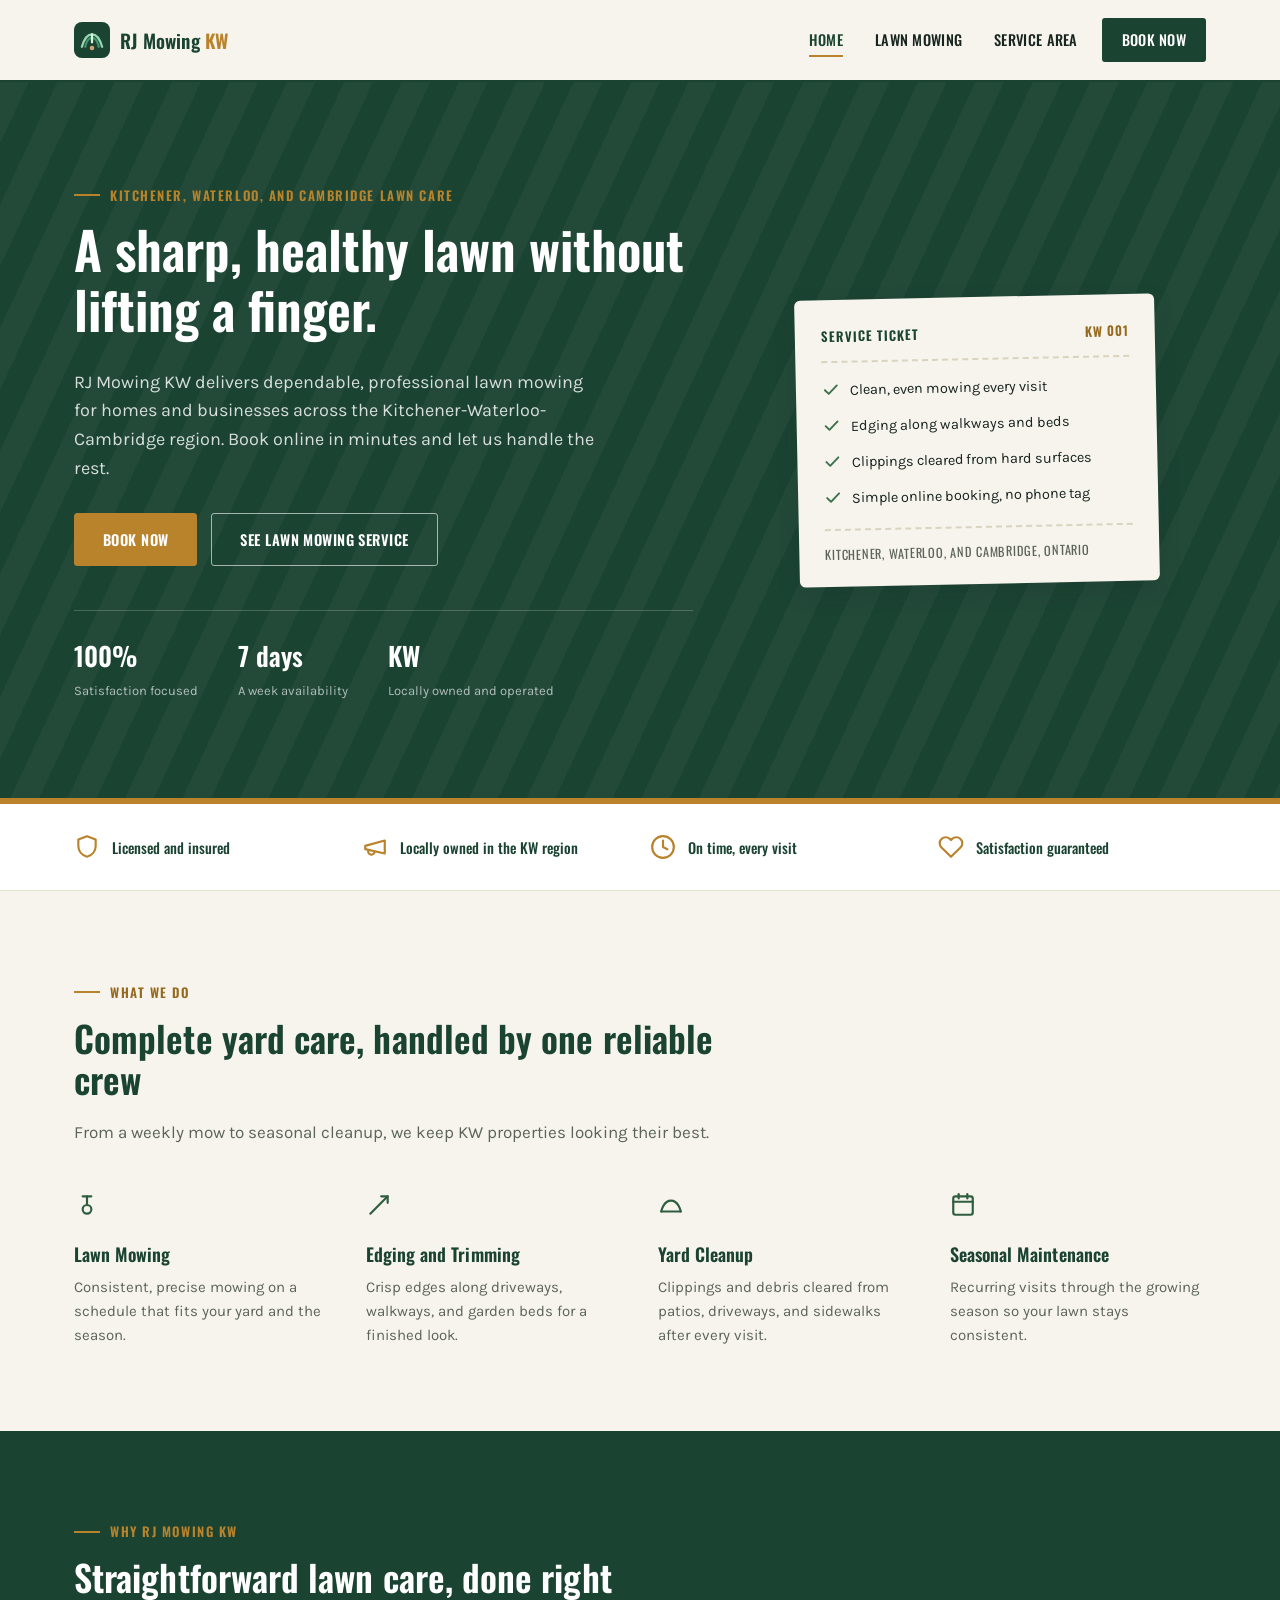
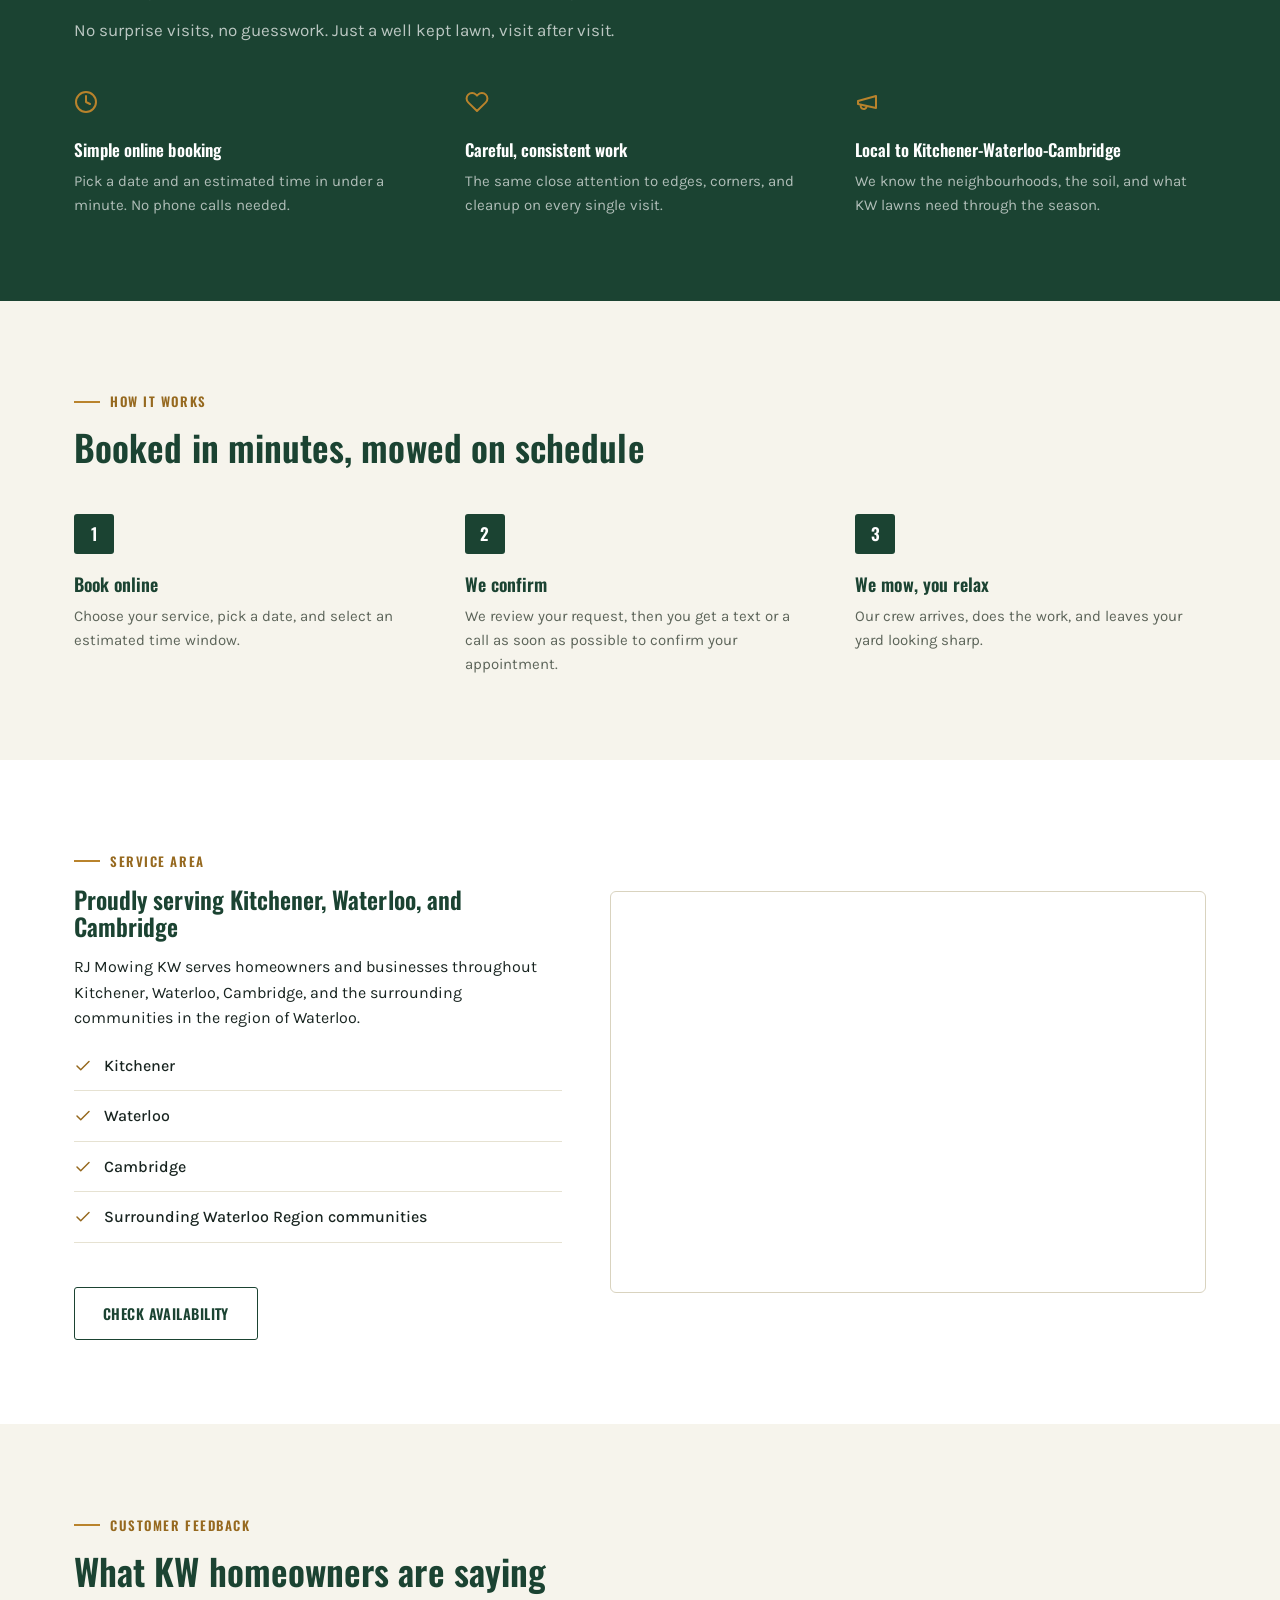
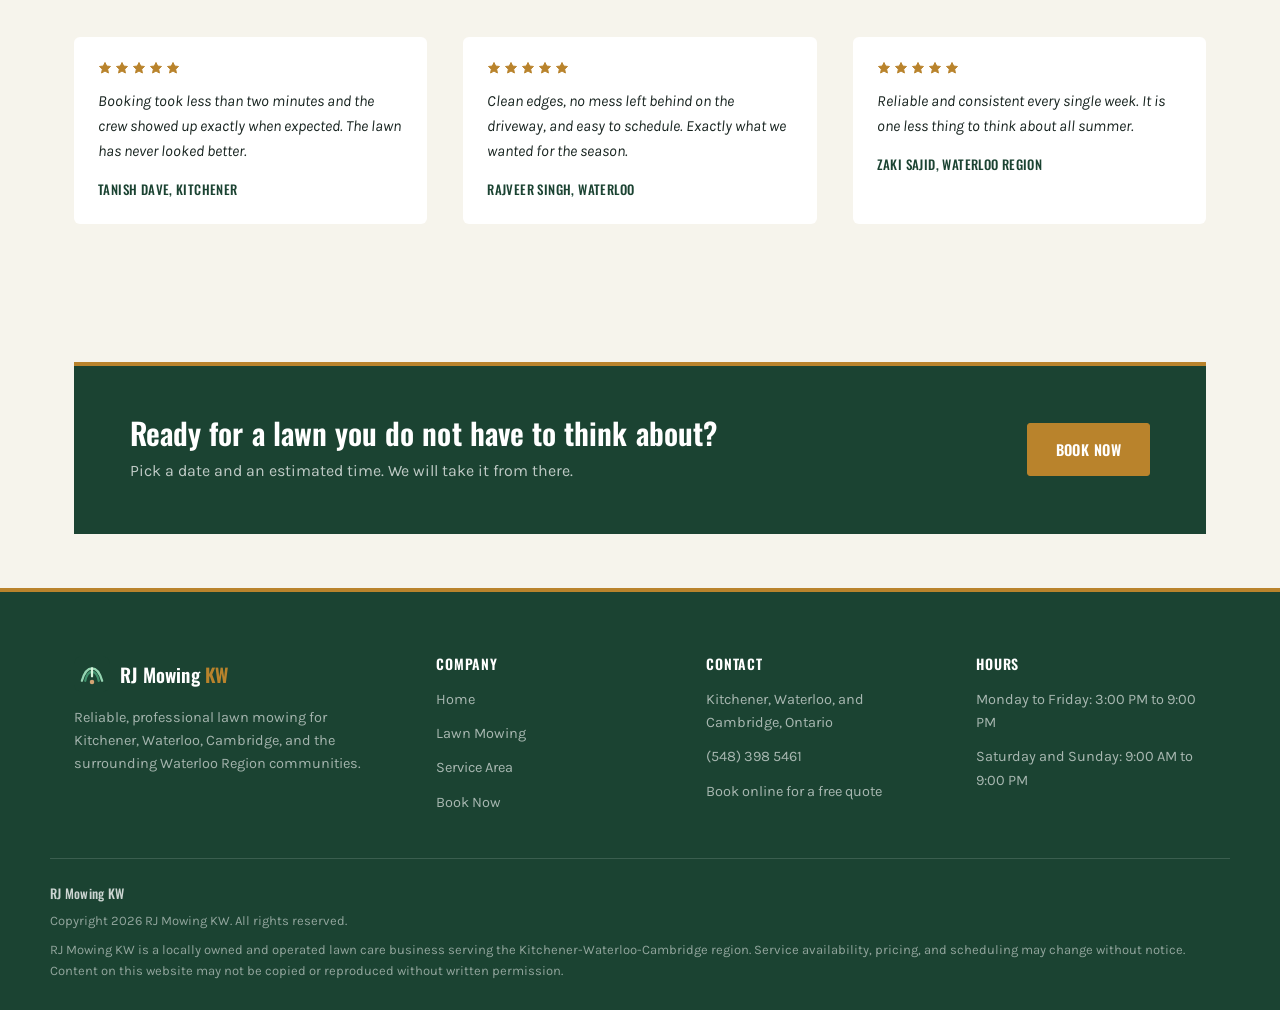
<file: index.html>
<!DOCTYPE html>
<html lang="en">
<head>
<meta charset="UTF-8">
<meta name="viewport" content="width=device-width, initial-scale=1.0">
<title>RJ Mowing KW | Lawn Mowing in Kitchener, Waterloo, and Cambridge</title>
<meta name="description" content="RJ Mowing KW provides reliable, professional lawn mowing and yard care across Kitchener, Waterloo, Cambridge, and the surrounding region. Book online in minutes.">
<meta name="google-site-verification" content="kVEPdbuHe8bJpF_vt13v1-6EFAukFftT8vDQSk6n644" />
<link rel="icon" href="/favicon.ico" sizes="any">
<link rel="icon" type="image/svg+xml" href="assets/favicon.svg">
<link rel="icon" type="image/png" sizes="32x32" href="assets/favicon-32x32.png">
<link rel="icon" type="image/png" sizes="16x16" href="assets/favicon-16x16.png">
<link rel="apple-touch-icon" sizes="180x180" href="assets/apple-touch-icon.png">
<link rel="manifest" href="assets/site.webmanifest">
<meta name="theme-color" content="#1b4332">
<link rel="preconnect" href="https://fonts.googleapis.com">
<link rel="preconnect" href="https://fonts.gstatic.com" crossorigin>
<link href="https://fonts.googleapis.com/css2?family=Karla:wght@400;500;600;700&family=Oswald:wght@500;600;700&display=swap" rel="stylesheet">
<link rel="stylesheet" href="css/style.css">
</head>
<body>

<header class="site-header">
  <div class="container header-inner">
    <a href="index.html" class="brand">
      <img src="assets/favicon.svg" alt="" class="brand-icon">
      <span>RJ Mowing <span class="brand-accent">KW</span></span>
    </a>
    <nav class="main-nav" id="mainNav">
      <a href="index.html" class="active">Home</a>
      <a href="lawn-mowing.html">Lawn Mowing</a>
      <a href="index.html#service-area">Service Area</a>
      <a href="book-now.html" class="nav-cta">Book Now</a>
    </nav>
    <button class="nav-toggle" id="navToggle" aria-label="Toggle navigation" aria-expanded="false">
      <span></span><span></span><span></span>
    </button>
  </div>
</header>

<section class="hero">
  <div class="container hero-inner">
    <div class="hero-content">
      <span class="eyebrow">Kitchener, Waterloo, and Cambridge Lawn Care</span>
      <h1>A sharp, healthy lawn without lifting a finger.</h1>
      <p class="hero-sub">RJ Mowing KW delivers dependable, professional lawn mowing for homes and businesses across the Kitchener-Waterloo-Cambridge region. Book online in minutes and let us handle the rest.</p>
      <div class="hero-actions">
        <a href="book-now.html" class="btn btn-primary">Book Now</a>
        <a href="lawn-mowing.html" class="btn btn-outline">See Lawn Mowing Service</a>
      </div>
      <div class="hero-stats">
        <div class="hero-stat">
          <strong>100%</strong>
          <span>Satisfaction focused</span>
        </div>
        <div class="hero-stat">
          <strong>7 days</strong>
          <span>A week availability</span>
        </div>
        <div class="hero-stat">
          <strong>KW</strong>
          <span>Locally owned and operated</span>
        </div>
      </div>
    </div>
    <div class="hero-art">
      <div class="hero-ticket">
        <div class="hero-ticket-head">
          <span>Service Ticket</span>
          <span>KW 001</span>
        </div>
        <ul>
          <li>
            <svg width="18" height="18" viewBox="0 0 24 24" fill="none" stroke="currentColor" stroke-width="2.6" stroke-linecap="round" stroke-linejoin="round"><polyline points="20 6 9 17 4 12"></polyline></svg>
            Clean, even mowing every visit
          </li>
          <li>
            <svg width="18" height="18" viewBox="0 0 24 24" fill="none" stroke="currentColor" stroke-width="2.6" stroke-linecap="round" stroke-linejoin="round"><polyline points="20 6 9 17 4 12"></polyline></svg>
            Edging along walkways and beds
          </li>
          <li>
            <svg width="18" height="18" viewBox="0 0 24 24" fill="none" stroke="currentColor" stroke-width="2.6" stroke-linecap="round" stroke-linejoin="round"><polyline points="20 6 9 17 4 12"></polyline></svg>
            Clippings cleared from hard surfaces
          </li>
          <li>
            <svg width="18" height="18" viewBox="0 0 24 24" fill="none" stroke="currentColor" stroke-width="2.6" stroke-linecap="round" stroke-linejoin="round"><polyline points="20 6 9 17 4 12"></polyline></svg>
            Simple online booking, no phone tag
          </li>
        </ul>
        <div class="hero-ticket-foot">Kitchener, Waterloo, and Cambridge, Ontario</div>
      </div>
    </div>
  </div>
</section>

<section class="trust-bar section-tight">
  <div class="container trust-grid">
    <div class="trust-item">
      <svg width="26" height="26" viewBox="0 0 24 24" fill="none" stroke="currentColor" stroke-width="2" stroke-linecap="round" stroke-linejoin="round"><path d="M12 2 4 5v6c0 5 3.4 8.7 8 10 4.6-1.3 8-5 8-10V5l-8-3z"></path></svg>
      Licensed and insured
    </div>
    <div class="trust-item">
      <svg width="26" height="26" viewBox="0 0 24 24" fill="none" stroke="currentColor" stroke-width="2" stroke-linecap="round" stroke-linejoin="round"><path d="M3 11l18-5v12L3 14v-3z"></path><path d="M11.6 16.8a3 3 0 1 1-5.8-1.6"></path></svg>
      Locally owned in the KW region
    </div>
    <div class="trust-item">
      <svg width="26" height="26" viewBox="0 0 24 24" fill="none" stroke="currentColor" stroke-width="2" stroke-linecap="round" stroke-linejoin="round"><circle cx="12" cy="12" r="10"></circle><polyline points="12 6 12 12 16 14"></polyline></svg>
      On time, every visit
    </div>
    <div class="trust-item">
      <svg width="26" height="26" viewBox="0 0 24 24" fill="none" stroke="currentColor" stroke-width="2" stroke-linecap="round" stroke-linejoin="round"><path d="M20.8 4.6a5.5 5.5 0 0 0-7.8 0L12 5.6l-1-1a5.5 5.5 0 1 0-7.8 7.8l1 1L12 21l7.8-7.6 1-1a5.5 5.5 0 0 0 0-7.8z"></path></svg>
      Satisfaction guaranteed
    </div>
  </div>
</section>

<section id="services">
  <div class="container">
    <div class="section-head reveal">
      <span class="eyebrow">What we do</span>
      <h2>Complete yard care, handled by one reliable crew</h2>
      <p>From a weekly mow to seasonal cleanup, we keep KW properties looking their best.</p>
    </div>
    <div class="services-grid">
      <div class="service-card reveal">
        <div class="service-icon">
          <svg width="26" height="26" viewBox="0 0 24 24" fill="none" stroke="currentColor" stroke-width="2" stroke-linecap="round" stroke-linejoin="round"><circle cx="12" cy="16" r="4"></circle><path d="M12 12V4"></path><path d="M8 4h8"></path></svg>
        </div>
        <h3>Lawn Mowing</h3>
        <p>Consistent, precise mowing on a schedule that fits your yard and the season.</p>
      </div>
      <div class="service-card reveal">
        <div class="service-icon">
          <svg width="26" height="26" viewBox="0 0 24 24" fill="none" stroke="currentColor" stroke-width="2" stroke-linecap="round" stroke-linejoin="round"><path d="M4 20 20 4"></path><path d="M14 4h6v6"></path></svg>
        </div>
        <h3>Edging and Trimming</h3>
        <p>Crisp edges along driveways, walkways, and garden beds for a finished look.</p>
      </div>
      <div class="service-card reveal">
        <div class="service-icon">
          <svg width="26" height="26" viewBox="0 0 24 24" fill="none" stroke="currentColor" stroke-width="2" stroke-linecap="round" stroke-linejoin="round"><path d="M3 18s2-10 9-10 9 10 9 10"></path><path d="M3 18h18"></path></svg>
        </div>
        <h3>Yard Cleanup</h3>
        <p>Clippings and debris cleared from patios, driveways, and sidewalks after every visit.</p>
      </div>
      <div class="service-card reveal">
        <div class="service-icon">
          <svg width="26" height="26" viewBox="0 0 24 24" fill="none" stroke="currentColor" stroke-width="2" stroke-linecap="round" stroke-linejoin="round"><rect x="3" y="4" width="18" height="17" rx="2"></rect><path d="M3 9h18"></path><path d="M8 2v4"></path><path d="M16 2v4"></path></svg>
        </div>
        <h3>Seasonal Maintenance</h3>
        <p>Recurring visits through the growing season so your lawn stays consistent.</p>
      </div>
    </div>
  </div>
</section>

<section class="why-section">
  <div class="container">
    <div class="section-head reveal">
      <span class="eyebrow">Why RJ Mowing KW</span>
      <h2>Straightforward lawn care, done right</h2>
      <p>No surprise visits, no guesswork. Just a well kept lawn, visit after visit.</p>
    </div>
    <div class="why-grid">
      <div class="why-card reveal">
        <div class="service-icon">
          <svg width="24" height="24" viewBox="0 0 24 24" fill="none" stroke="currentColor" stroke-width="2" stroke-linecap="round" stroke-linejoin="round"><circle cx="12" cy="12" r="10"></circle><polyline points="12 6 12 12 16 14"></polyline></svg>
        </div>
        <h3>Simple online booking</h3>
        <p>Pick a date and an estimated time in under a minute. No phone calls needed.</p>
      </div>
      <div class="why-card reveal">
        <div class="service-icon">
          <svg width="24" height="24" viewBox="0 0 24 24" fill="none" stroke="currentColor" stroke-width="2" stroke-linecap="round" stroke-linejoin="round"><path d="M20.8 4.6a5.5 5.5 0 0 0-7.8 0L12 5.6l-1-1a5.5 5.5 0 1 0-7.8 7.8l1 1L12 21l7.8-7.6 1-1a5.5 5.5 0 0 0 0-7.8z"></path></svg>
        </div>
        <h3>Careful, consistent work</h3>
        <p>The same close attention to edges, corners, and cleanup on every single visit.</p>
      </div>
      <div class="why-card reveal">
        <div class="service-icon">
          <svg width="24" height="24" viewBox="0 0 24 24" fill="none" stroke="currentColor" stroke-width="2" stroke-linecap="round" stroke-linejoin="round"><path d="M3 11l18-5v12L3 14v-3z"></path><path d="M11.6 16.8a3 3 0 1 1-5.8-1.6"></path></svg>
        </div>
        <h3>Local to Kitchener-Waterloo-Cambridge</h3>
        <p>We know the neighbourhoods, the soil, and what KW lawns need through the season.</p>
      </div>
    </div>
  </div>
</section>

<section>
  <div class="container">
    <div class="section-head reveal">
      <span class="eyebrow">How it works</span>
      <h2>Booked in minutes, mowed on schedule</h2>
    </div>
    <div class="steps-grid">
      <div class="step reveal">
        <div class="step-number">1</div>
        <h3>Book online</h3>
        <p>Choose your service, pick a date, and select an estimated time window.</p>
      </div>
      <div class="step reveal">
        <div class="step-number">2</div>
        <h3>We confirm</h3>
        <p>We review your request, then you get a text or a call as soon as possible to confirm your appointment.</p>
      </div>
      <div class="step reveal">
        <div class="step-number">3</div>
        <h3>We mow, you relax</h3>
        <p>Our crew arrives, does the work, and leaves your yard looking sharp.</p>
      </div>
    </div>
  </div>
</section>

<section id="service-area" class="area-section">
  <div class="container area-inner">
    <div class="reveal">
      <span class="eyebrow">Service Area</span>
      <h2>Proudly serving Kitchener, Waterloo, and Cambridge</h2>
      <p>RJ Mowing KW serves homeowners and businesses throughout Kitchener, Waterloo, Cambridge, and the surrounding communities in the region of Waterloo.</p>
      <ul class="area-list">
        <li>
          <svg width="18" height="18" viewBox="0 0 24 24" fill="none" stroke="currentColor" stroke-width="2" stroke-linecap="round" stroke-linejoin="round"><polyline points="20 6 9 17 4 12"></polyline></svg>
          Kitchener
        </li>
        <li>
          <svg width="18" height="18" viewBox="0 0 24 24" fill="none" stroke="currentColor" stroke-width="2" stroke-linecap="round" stroke-linejoin="round"><polyline points="20 6 9 17 4 12"></polyline></svg>
          Waterloo
        </li>
        <li>
          <svg width="18" height="18" viewBox="0 0 24 24" fill="none" stroke="currentColor" stroke-width="2" stroke-linecap="round" stroke-linejoin="round"><polyline points="20 6 9 17 4 12"></polyline></svg>
          Cambridge
        </li>
        <li>
          <svg width="18" height="18" viewBox="0 0 24 24" fill="none" stroke="currentColor" stroke-width="2" stroke-linecap="round" stroke-linejoin="round"><polyline points="20 6 9 17 4 12"></polyline></svg>
          Surrounding Waterloo Region communities
        </li>
      </ul>
      <a href="book-now.html" class="btn btn-dark-outline mt-lg">Check availability</a>
    </div>
    <div class="map-frame reveal">
      <iframe
        src="https://maps.google.com/maps?q=Kitchener-Waterloo-Cambridge%2C%20Ontario&t=&z=11&ie=UTF8&iwloc=&output=embed"
        title="RJ Mowing KW service area covering Kitchener, Waterloo, and Cambridge"
        loading="lazy"
        referrerpolicy="no-referrer-when-downgrade">
      </iframe>
    </div>
  </div>
</section>

<section>
  <div class="container">
    <div class="section-head reveal">
      <span class="eyebrow">Customer Feedback</span>
      <h2>What KW homeowners are saying</h2>
    </div>
    <div class="testimonial-grid">
      <div class="testimonial-card reveal">
        <div class="stars">
          <svg width="14" height="14" viewBox="0 0 24 24" fill="currentColor" stroke="currentColor" stroke-width="1.6" stroke-linejoin="round"><path d="M12 2.5l2.9 6.1 6.6.8-4.9 4.6 1.3 6.6-5.9-3.3-5.9 3.3 1.3-6.6-4.9-4.6 6.6-.8z"></path></svg>
          <svg width="14" height="14" viewBox="0 0 24 24" fill="currentColor" stroke="currentColor" stroke-width="1.6" stroke-linejoin="round"><path d="M12 2.5l2.9 6.1 6.6.8-4.9 4.6 1.3 6.6-5.9-3.3-5.9 3.3 1.3-6.6-4.9-4.6 6.6-.8z"></path></svg>
          <svg width="14" height="14" viewBox="0 0 24 24" fill="currentColor" stroke="currentColor" stroke-width="1.6" stroke-linejoin="round"><path d="M12 2.5l2.9 6.1 6.6.8-4.9 4.6 1.3 6.6-5.9-3.3-5.9 3.3 1.3-6.6-4.9-4.6 6.6-.8z"></path></svg>
          <svg width="14" height="14" viewBox="0 0 24 24" fill="currentColor" stroke="currentColor" stroke-width="1.6" stroke-linejoin="round"><path d="M12 2.5l2.9 6.1 6.6.8-4.9 4.6 1.3 6.6-5.9-3.3-5.9 3.3 1.3-6.6-4.9-4.6 6.6-.8z"></path></svg>
          <svg width="14" height="14" viewBox="0 0 24 24" fill="currentColor" stroke="currentColor" stroke-width="1.6" stroke-linejoin="round"><path d="M12 2.5l2.9 6.1 6.6.8-4.9 4.6 1.3 6.6-5.9-3.3-5.9 3.3 1.3-6.6-4.9-4.6 6.6-.8z"></path></svg>
        </div>
        <p>Booking took less than two minutes and the crew showed up exactly when expected. The lawn has never looked better.</p>
        <div class="testimonial-name">Tanish Dave, Kitchener</div>
      </div>
      <div class="testimonial-card reveal">
        <div class="stars">
          <svg width="14" height="14" viewBox="0 0 24 24" fill="currentColor" stroke="currentColor" stroke-width="1.6" stroke-linejoin="round"><path d="M12 2.5l2.9 6.1 6.6.8-4.9 4.6 1.3 6.6-5.9-3.3-5.9 3.3 1.3-6.6-4.9-4.6 6.6-.8z"></path></svg>
          <svg width="14" height="14" viewBox="0 0 24 24" fill="currentColor" stroke="currentColor" stroke-width="1.6" stroke-linejoin="round"><path d="M12 2.5l2.9 6.1 6.6.8-4.9 4.6 1.3 6.6-5.9-3.3-5.9 3.3 1.3-6.6-4.9-4.6 6.6-.8z"></path></svg>
          <svg width="14" height="14" viewBox="0 0 24 24" fill="currentColor" stroke="currentColor" stroke-width="1.6" stroke-linejoin="round"><path d="M12 2.5l2.9 6.1 6.6.8-4.9 4.6 1.3 6.6-5.9-3.3-5.9 3.3 1.3-6.6-4.9-4.6 6.6-.8z"></path></svg>
          <svg width="14" height="14" viewBox="0 0 24 24" fill="currentColor" stroke="currentColor" stroke-width="1.6" stroke-linejoin="round"><path d="M12 2.5l2.9 6.1 6.6.8-4.9 4.6 1.3 6.6-5.9-3.3-5.9 3.3 1.3-6.6-4.9-4.6 6.6-.8z"></path></svg>
          <svg width="14" height="14" viewBox="0 0 24 24" fill="currentColor" stroke="currentColor" stroke-width="1.6" stroke-linejoin="round"><path d="M12 2.5l2.9 6.1 6.6.8-4.9 4.6 1.3 6.6-5.9-3.3-5.9 3.3 1.3-6.6-4.9-4.6 6.6-.8z"></path></svg>
        </div>
        <p>Clean edges, no mess left behind on the driveway, and easy to schedule. Exactly what we wanted for the season.</p>
        <div class="testimonial-name">Rajveer Singh, Waterloo</div>
      </div>
      <div class="testimonial-card reveal">
        <div class="stars">
          <svg width="14" height="14" viewBox="0 0 24 24" fill="currentColor" stroke="currentColor" stroke-width="1.6" stroke-linejoin="round"><path d="M12 2.5l2.9 6.1 6.6.8-4.9 4.6 1.3 6.6-5.9-3.3-5.9 3.3 1.3-6.6-4.9-4.6 6.6-.8z"></path></svg>
          <svg width="14" height="14" viewBox="0 0 24 24" fill="currentColor" stroke="currentColor" stroke-width="1.6" stroke-linejoin="round"><path d="M12 2.5l2.9 6.1 6.6.8-4.9 4.6 1.3 6.6-5.9-3.3-5.9 3.3 1.3-6.6-4.9-4.6 6.6-.8z"></path></svg>
          <svg width="14" height="14" viewBox="0 0 24 24" fill="currentColor" stroke="currentColor" stroke-width="1.6" stroke-linejoin="round"><path d="M12 2.5l2.9 6.1 6.6.8-4.9 4.6 1.3 6.6-5.9-3.3-5.9 3.3 1.3-6.6-4.9-4.6 6.6-.8z"></path></svg>
          <svg width="14" height="14" viewBox="0 0 24 24" fill="currentColor" stroke="currentColor" stroke-width="1.6" stroke-linejoin="round"><path d="M12 2.5l2.9 6.1 6.6.8-4.9 4.6 1.3 6.6-5.9-3.3-5.9 3.3 1.3-6.6-4.9-4.6 6.6-.8z"></path></svg>
          <svg width="14" height="14" viewBox="0 0 24 24" fill="currentColor" stroke="currentColor" stroke-width="1.6" stroke-linejoin="round"><path d="M12 2.5l2.9 6.1 6.6.8-4.9 4.6 1.3 6.6-5.9-3.3-5.9 3.3 1.3-6.6-4.9-4.6 6.6-.8z"></path></svg>
        </div>
        <p>Reliable and consistent every single week. It is one less thing to think about all summer.</p>
        <div class="testimonial-name">Zaki Sajid, Waterloo Region</div>
      </div>
    </div>
  </div>
</section>

<section class="section-tight">
  <div class="container">
    <div class="cta-banner reveal">
      <div>
        <h2>Ready for a lawn you do not have to think about?</h2>
        <p>Pick a date and an estimated time. We will take it from there.</p>
      </div>
      <div class="cta-actions">
        <a href="book-now.html" class="btn btn-primary">Book Now</a>
      </div>
    </div>
  </div>
</section>

<footer class="site-footer">
  <div class="container footer-grid">
    <div class="footer-brand">
      <a href="index.html" class="brand">
        <img src="assets/favicon.svg" alt="" class="brand-icon">
        <span>RJ Mowing <span class="brand-accent">KW</span></span>
      </a>
      <p>Reliable, professional lawn mowing for Kitchener, Waterloo, Cambridge, and the surrounding Waterloo Region communities.</p>
    </div>
    <div class="footer-col">
      <h4>Company</h4>
      <ul>
        <li><a href="index.html">Home</a></li>
        <li><a href="lawn-mowing.html">Lawn Mowing</a></li>
        <li><a href="index.html#service-area">Service Area</a></li>
        <li><a href="book-now.html">Book Now</a></li>
      </ul>
    </div>
    <div class="footer-col">
      <h4>Contact</h4>
      <ul>
        <li>Kitchener, Waterloo, and Cambridge, Ontario</li>
        <li><a href="tel:+15483985461">(548) 398 5461</a></li>
        <li><a href="book-now.html">Book online for a free quote</a></li>
      </ul>
    </div>
    <div class="footer-col">
      <h4>Hours</h4>
      <ul>
        <li>Monday to Friday: 3:00 PM to 9:00 PM</li>
        <li>Saturday and Sunday: 9:00 AM to 9:00 PM</li>
      </ul>
    </div>
  </div>
  <div class="footer-bottom container">
    <p class="footer-legal-name">RJ Mowing KW</p>
    <p>Copyright <span id="year"></span> RJ Mowing KW. All rights reserved.</p>
    <p>RJ Mowing KW is a locally owned and operated lawn care business serving the Kitchener-Waterloo-Cambridge region. Service availability, pricing, and scheduling may change without notice. Content on this website may not be copied or reproduced without written permission.</p>
  </div>
</footer>

<script src="js/main.js"></script>
</body>
</html>
</file>
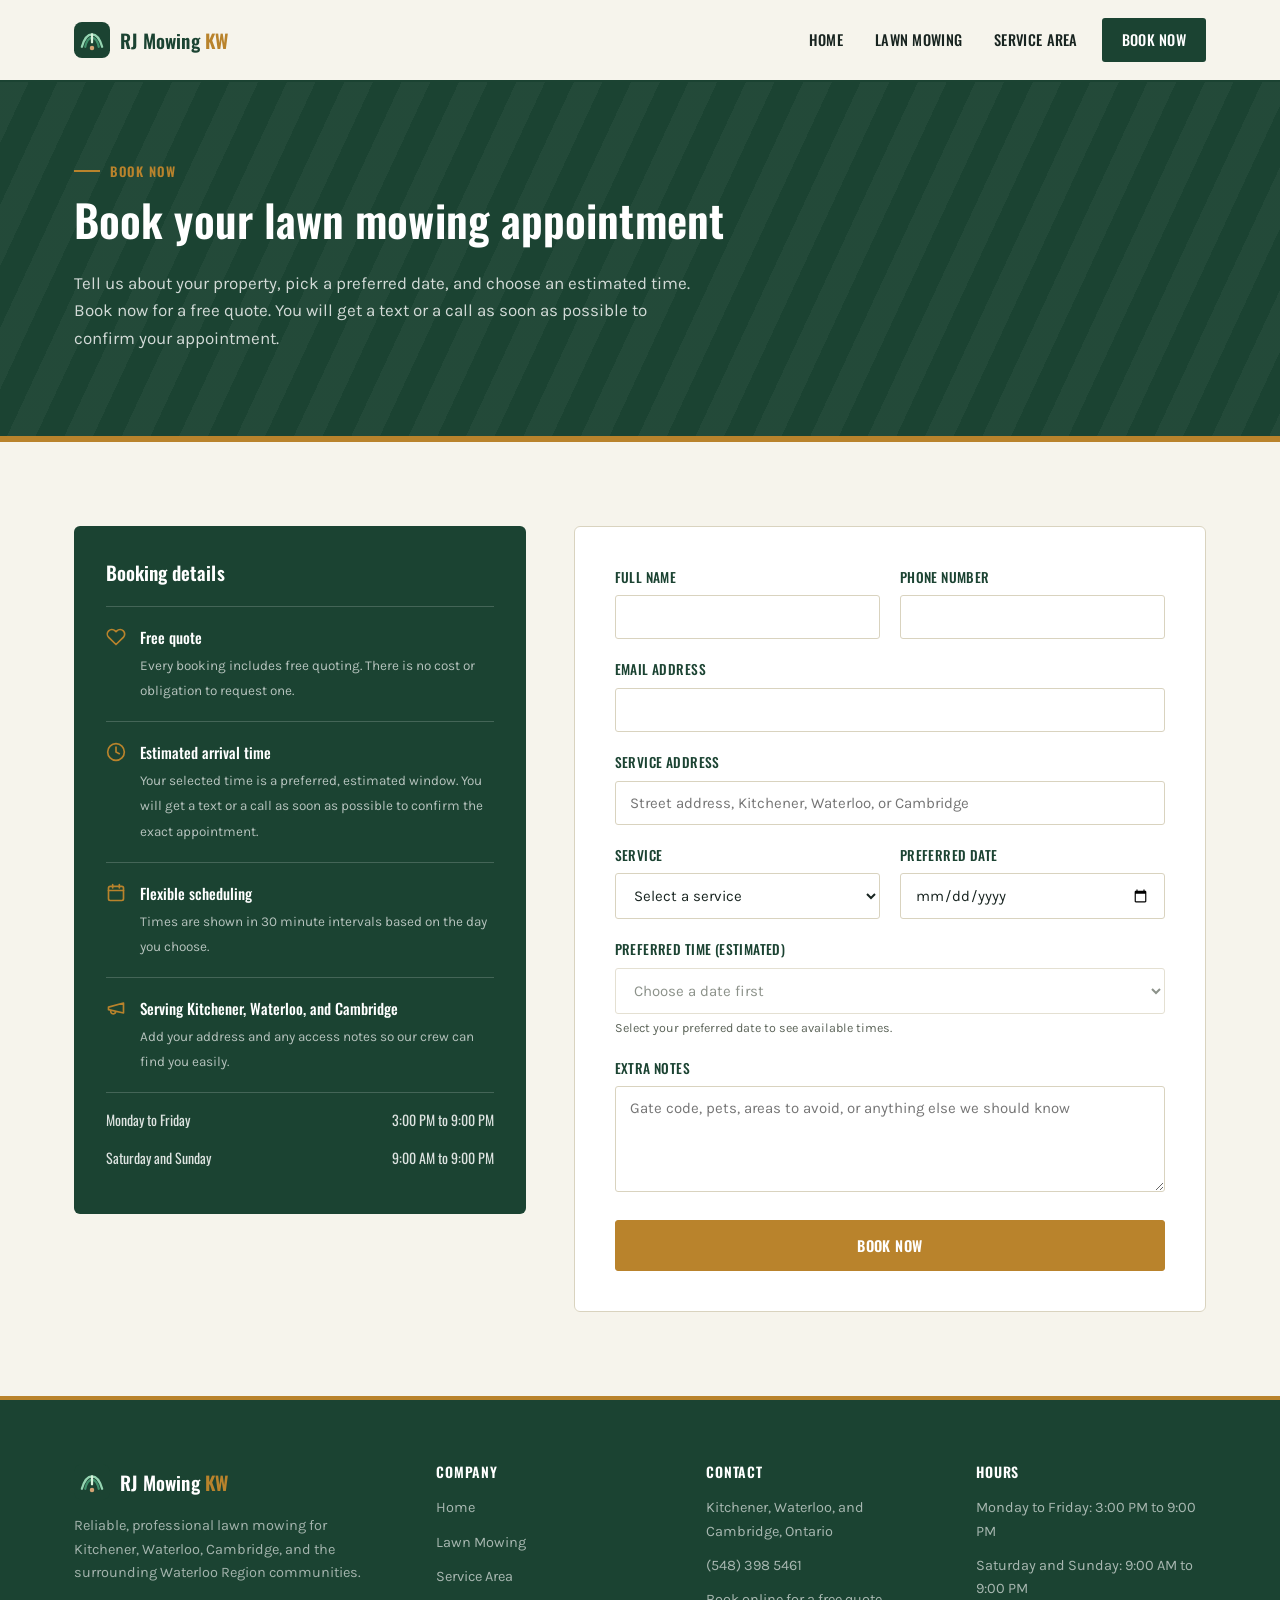
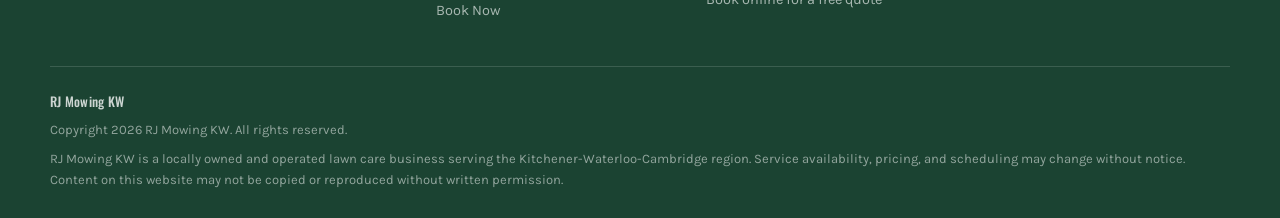
<file: book-now.html>
<!DOCTYPE html>
<html lang="en">
<head>
<meta charset="UTF-8">
<meta name="viewport" content="width=device-width, initial-scale=1.0">
<title>Book Now | RJ Mowing KW</title>
<meta name="description" content="Book lawn mowing service with RJ Mowing KW in Kitchener, Waterloo, and Cambridge. Choose your preferred date and estimated time in minutes.">
<meta name="google-site-verification" content="kVEPdbuHe8bJpF_vt13v1-6EFAukFftT8vDQSk6n644" />
<link rel="icon" href="/favicon.ico" sizes="any">
<link rel="icon" type="image/svg+xml" href="assets/favicon.svg">
<link rel="icon" type="image/png" sizes="32x32" href="assets/favicon-32x32.png">
<link rel="icon" type="image/png" sizes="16x16" href="assets/favicon-16x16.png">
<link rel="apple-touch-icon" sizes="180x180" href="assets/apple-touch-icon.png">
<link rel="manifest" href="assets/site.webmanifest">
<meta name="theme-color" content="#1b4332">
<link rel="preconnect" href="https://fonts.googleapis.com">
<link rel="preconnect" href="https://fonts.gstatic.com" crossorigin>
<link href="https://fonts.googleapis.com/css2?family=Karla:wght@400;500;600;700&family=Oswald:wght@500;600;700&display=swap" rel="stylesheet">
<link rel="stylesheet" href="css/style.css">
</head>
<body>

<header class="site-header">
  <div class="container header-inner">
    <a href="index.html" class="brand">
      <img src="assets/favicon.svg" alt="" class="brand-icon">
      <span>RJ Mowing <span class="brand-accent">KW</span></span>
    </a>
    <nav class="main-nav" id="mainNav">
      <a href="index.html">Home</a>
      <a href="lawn-mowing.html">Lawn Mowing</a>
      <a href="index.html#service-area">Service Area</a>
      <a href="book-now.html" class="nav-cta active">Book Now</a>
    </nav>
    <button class="nav-toggle" id="navToggle" aria-label="Toggle navigation" aria-expanded="false">
      <span></span><span></span><span></span>
    </button>
  </div>
</header>

<section class="page-hero">
  <div class="container">
    <span class="eyebrow">Book Now</span>
    <h1>Book your lawn mowing appointment</h1>
    <p>Tell us about your property, pick a preferred date, and choose an estimated time. Book now for a free quote. You will get a text or a call as soon as possible to confirm your appointment.</p>
  </div>
</section>

<section>
  <div class="container booking-layout">
    <aside class="booking-info reveal">
      <h3>Booking details</h3>
      <div class="booking-info-list">
        <div class="booking-info-item">
          <svg width="20" height="20" viewBox="0 0 24 24" fill="none" stroke="currentColor" stroke-width="2" stroke-linecap="round" stroke-linejoin="round"><path d="M20.8 4.6a5.5 5.5 0 0 0-7.8 0L12 5.6l-1-1a5.5 5.5 0 1 0-7.8 7.8l1 1L12 21l7.8-7.6 1-1a5.5 5.5 0 0 0 0-7.8z"></path></svg>
          <div>
            <strong>Free quote</strong>
            <span>Every booking includes free quoting. There is no cost or obligation to request one.</span>
          </div>
        </div>
        <div class="booking-info-item">
          <svg width="20" height="20" viewBox="0 0 24 24" fill="none" stroke="currentColor" stroke-width="2" stroke-linecap="round" stroke-linejoin="round"><circle cx="12" cy="12" r="10"></circle><polyline points="12 6 12 12 16 14"></polyline></svg>
          <div>
            <strong>Estimated arrival time</strong>
            <span>Your selected time is a preferred, estimated window. You will get a text or a call as soon as possible to confirm the exact appointment.</span>
          </div>
        </div>
        <div class="booking-info-item">
          <svg width="20" height="20" viewBox="0 0 24 24" fill="none" stroke="currentColor" stroke-width="2" stroke-linecap="round" stroke-linejoin="round"><rect x="3" y="4" width="18" height="17" rx="2"></rect><path d="M3 9h18"></path><path d="M8 2v4"></path><path d="M16 2v4"></path></svg>
          <div>
            <strong>Flexible scheduling</strong>
            <span>Times are shown in 30 minute intervals based on the day you choose.</span>
          </div>
        </div>
        <div class="booking-info-item">
          <svg width="20" height="20" viewBox="0 0 24 24" fill="none" stroke="currentColor" stroke-width="2" stroke-linecap="round" stroke-linejoin="round"><path d="M3 11l18-5v12L3 14v-3z"></path><path d="M11.6 16.8a3 3 0 1 1-5.8-1.6"></path></svg>
          <div>
            <strong>Serving Kitchener, Waterloo, and Cambridge</strong>
            <span>Add your address and any access notes so our crew can find you easily.</span>
          </div>
        </div>
      </div>
      <div class="hours-table">
        <div class="hours-row">
          <span>Monday to Friday</span>
          <span>3:00 PM to 9:00 PM</span>
        </div>
        <div class="hours-row">
          <span>Saturday and Sunday</span>
          <span>9:00 AM to 9:00 PM</span>
        </div>
      </div>
    </aside>

    <div class="booking-form-card reveal">
      <form id="bookingForm" novalidate>
        <div class="form-grid">
          <div class="form-field">
            <label for="customerName">Full name</label>
            <input type="text" id="customerName" name="customerName" required autocomplete="name">
          </div>
          <div class="form-field">
            <label for="customerPhone">Phone number</label>
            <input type="tel" id="customerPhone" name="customerPhone" required autocomplete="tel">
          </div>
          <div class="form-field full">
            <label for="customerEmail">Email address</label>
            <input type="email" id="customerEmail" name="customerEmail" required autocomplete="email">
          </div>
          <div class="form-field full">
            <label for="serviceAddress">Service address</label>
            <input type="text" id="serviceAddress" name="serviceAddress" placeholder="Street address, Kitchener, Waterloo, or Cambridge" required autocomplete="street-address">
          </div>
          <div class="form-field">
            <label for="serviceType">Service</label>
            <select id="serviceType" name="serviceType" required>
              <option value="">Select a service</option>
              <option value="Lawn Mowing">Lawn Mowing</option>
              <option value="Lawn Mowing and Edging">Lawn Mowing and Edging</option>
              <option value="Yard Cleanup">Yard Cleanup</option>
              <option value="Recurring Service">Recurring Service</option>
              <option value="Other">Other</option>
            </select>
          </div>
          <div class="form-field">
            <label for="preferredDate">Preferred date</label>
            <input type="date" id="preferredDate" name="preferredDate" required>
          </div>
          <div class="form-field full">
            <label for="preferredTime">Preferred time (estimated)</label>
            <select id="preferredTime" name="preferredTime" required disabled>
              <option value="">Choose a date first</option>
            </select>
            <span class="hint" id="timeHelp">Select your preferred date to see available times.</span>
          </div>
          <div class="form-field full">
            <label for="extraNotes">Extra notes</label>
            <textarea id="extraNotes" name="extraNotes" placeholder="Gate code, pets, areas to avoid, or anything else we should know"></textarea>
          </div>
        </div>

        <div class="form-submit-row">
          <div class="form-status" id="formStatus"></div>
          <button type="submit" class="btn btn-primary btn-block" id="submitBtn">Book Now</button>
        </div>
      </form>
    </div>
  </div>
</section>

<footer class="site-footer">
  <div class="container footer-grid">
    <div class="footer-brand">
      <a href="index.html" class="brand">
        <img src="assets/favicon.svg" alt="" class="brand-icon">
        <span>RJ Mowing <span class="brand-accent">KW</span></span>
      </a>
      <p>Reliable, professional lawn mowing for Kitchener, Waterloo, Cambridge, and the surrounding Waterloo Region communities.</p>
    </div>
    <div class="footer-col">
      <h4>Company</h4>
      <ul>
        <li><a href="index.html">Home</a></li>
        <li><a href="lawn-mowing.html">Lawn Mowing</a></li>
        <li><a href="index.html#service-area">Service Area</a></li>
        <li><a href="book-now.html">Book Now</a></li>
      </ul>
    </div>
    <div class="footer-col">
      <h4>Contact</h4>
      <ul>
        <li>Kitchener, Waterloo, and Cambridge, Ontario</li>
        <li><a href="tel:+15483985461">(548) 398 5461</a></li>
        <li><a href="book-now.html">Book online for a free quote</a></li>
      </ul>
    </div>
    <div class="footer-col">
      <h4>Hours</h4>
      <ul>
        <li>Monday to Friday: 3:00 PM to 9:00 PM</li>
        <li>Saturday and Sunday: 9:00 AM to 9:00 PM</li>
      </ul>
    </div>
  </div>
  <div class="footer-bottom container">
    <p class="footer-legal-name">RJ Mowing KW</p>
    <p>Copyright <span id="year"></span> RJ Mowing KW. All rights reserved.</p>
    <p>RJ Mowing KW is a locally owned and operated lawn care business serving the Kitchener-Waterloo-Cambridge region. Service availability, pricing, and scheduling may change without notice. Content on this website may not be copied or reproduced without written permission.</p>
  </div>
</footer>

<script src="js/main.js"></script>
<script src="js/booking.js"></script>
</body>
</html>
</file>
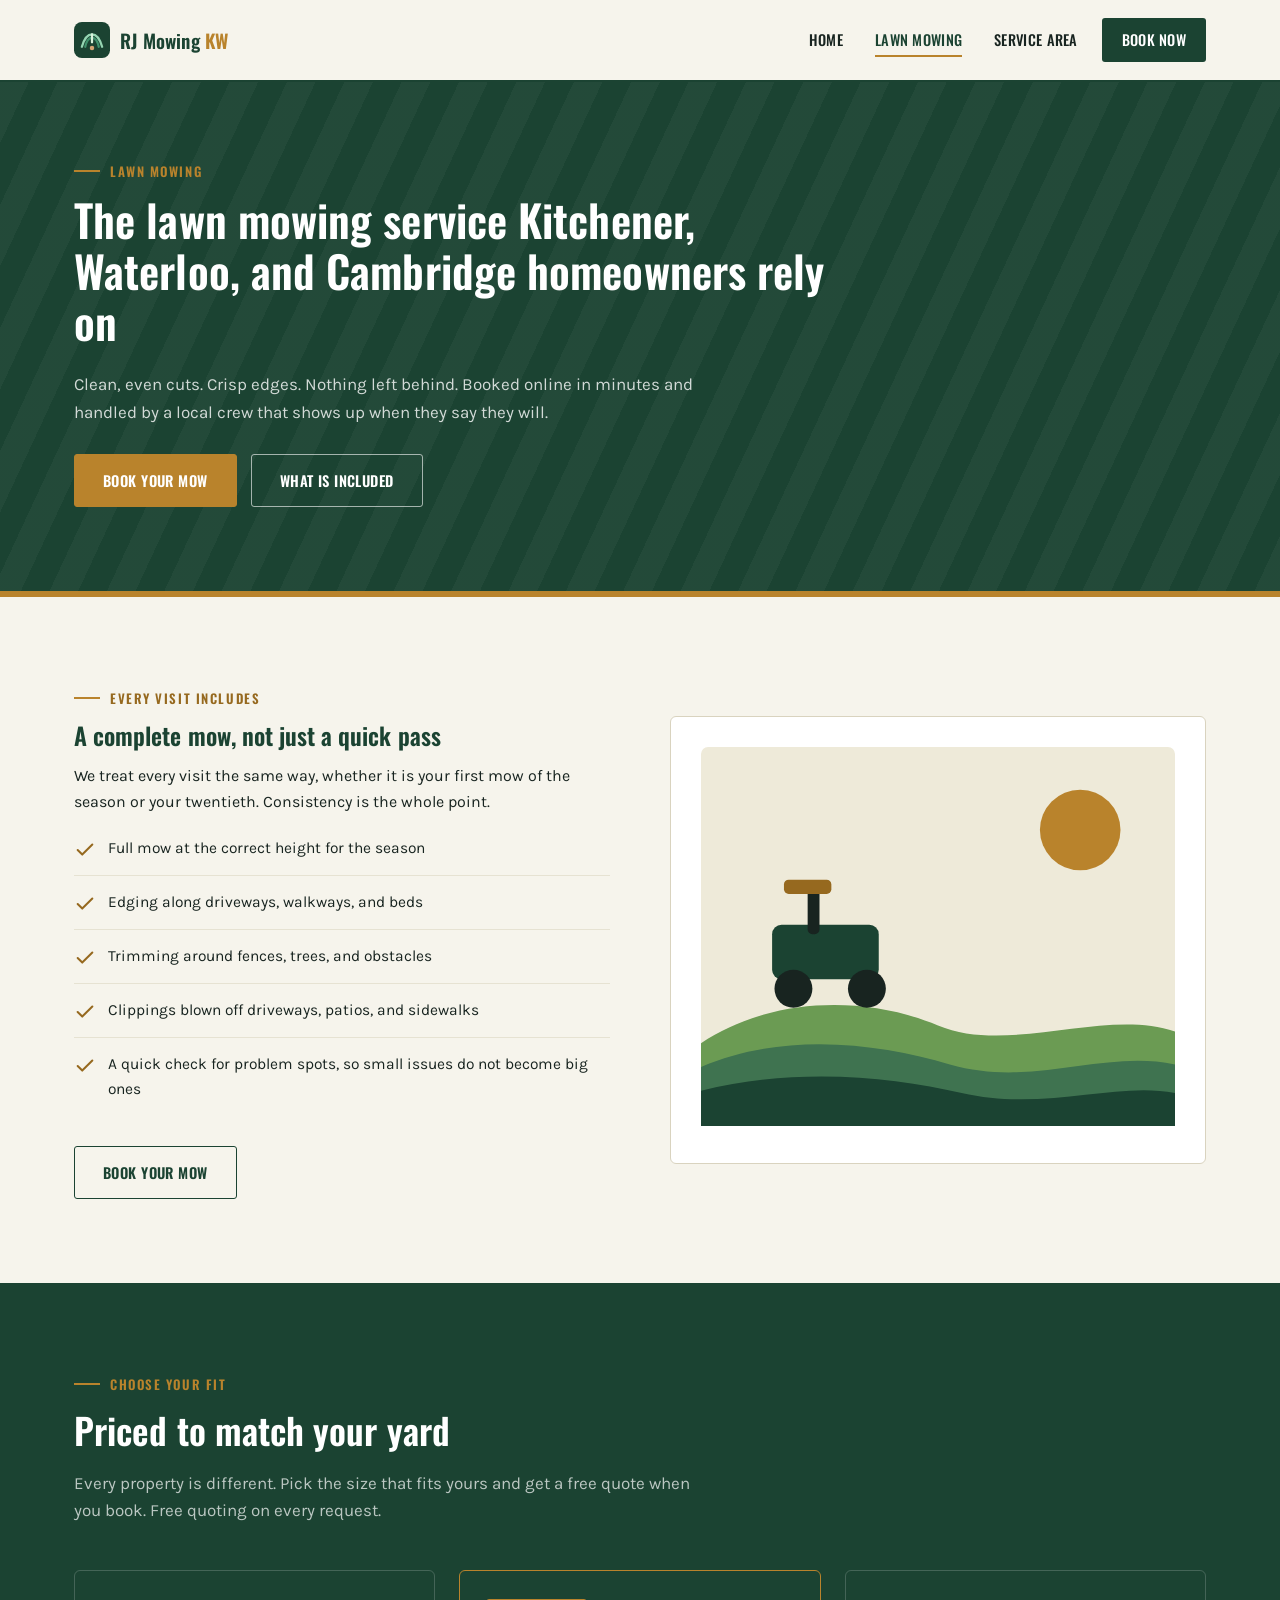
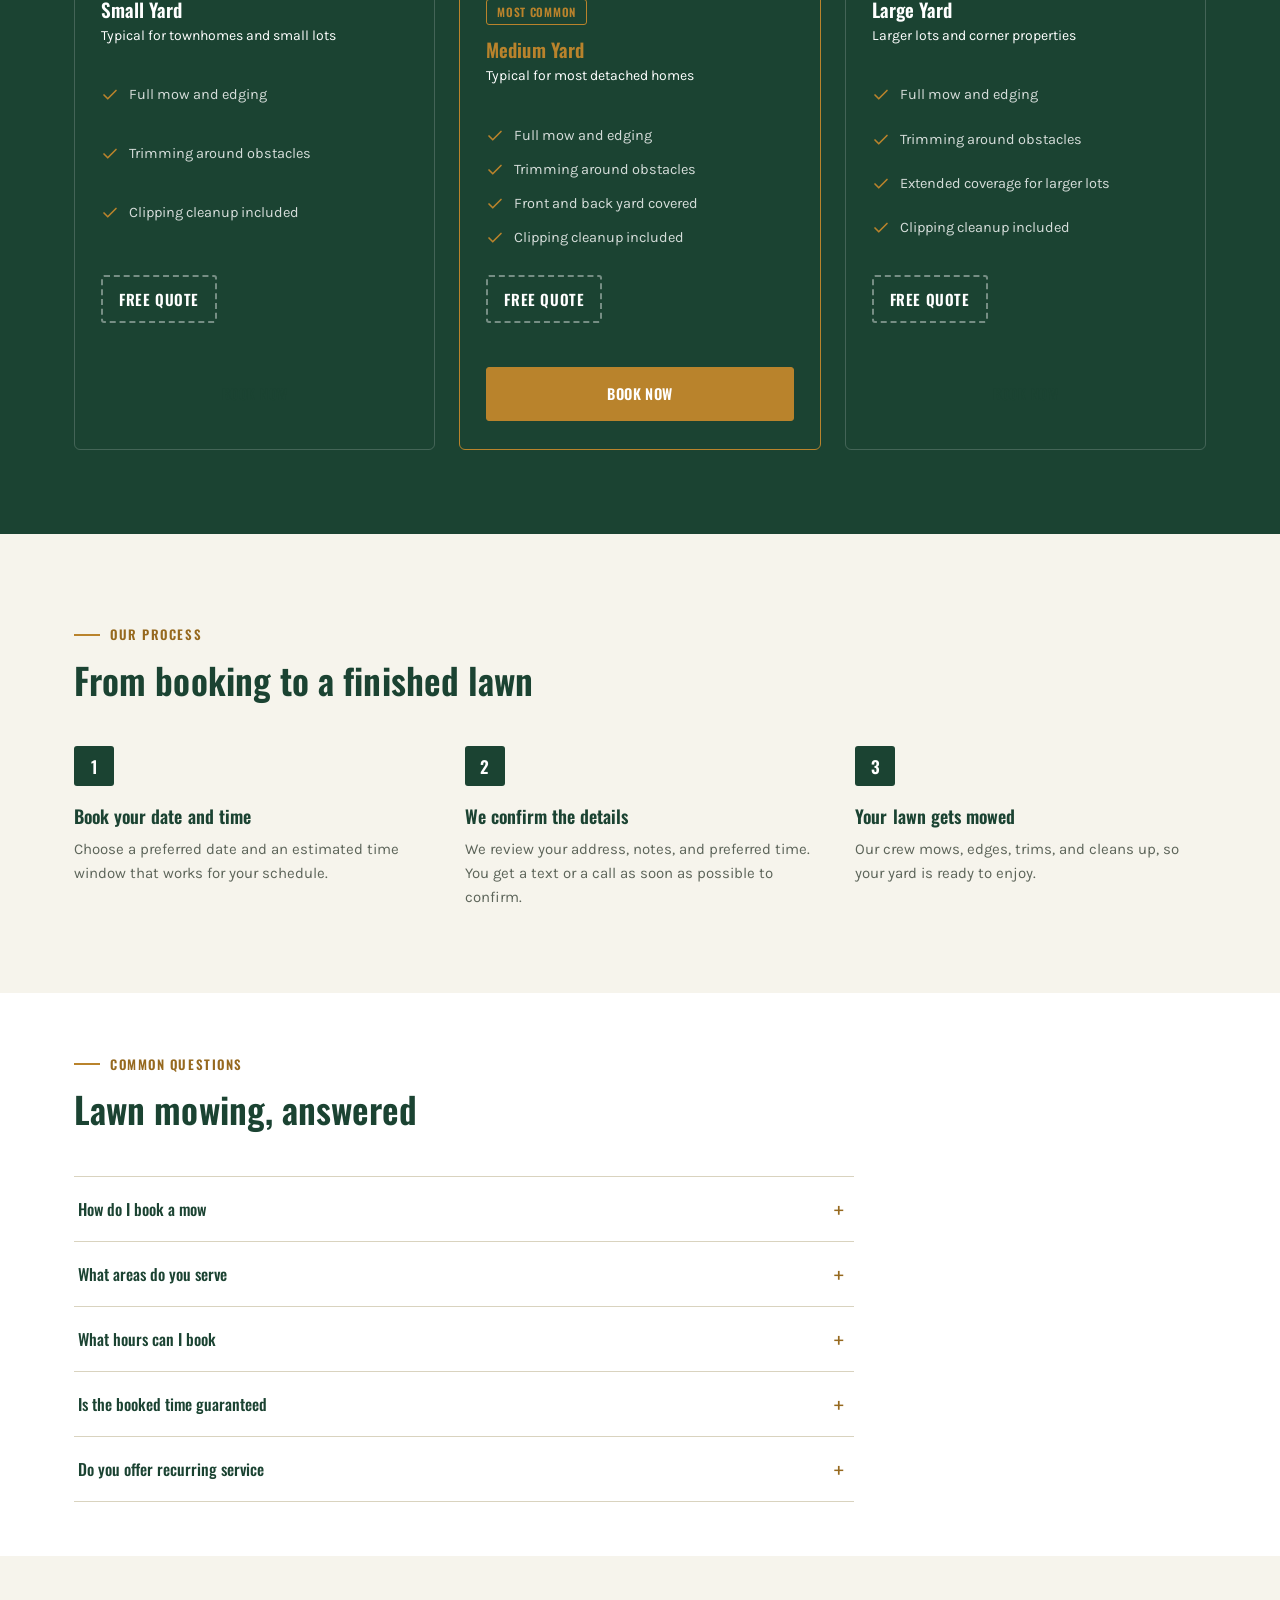
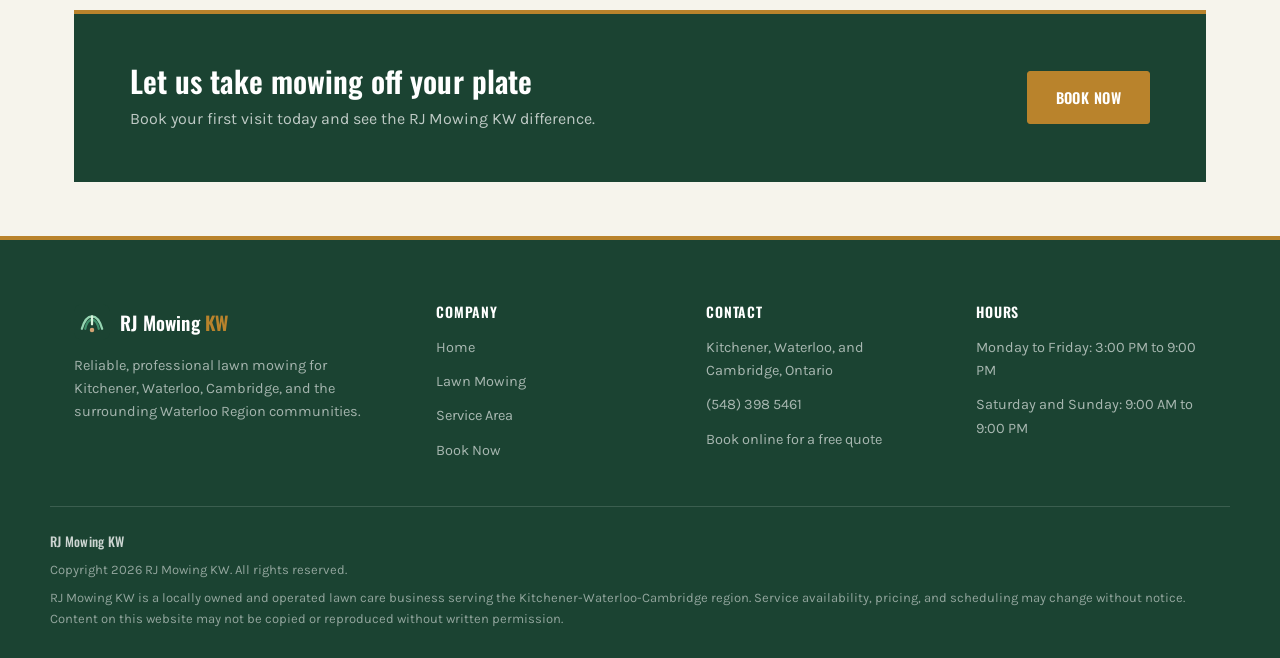
<file: lawn-mowing.html>
<!DOCTYPE html>
<html lang="en">
<head>
<meta charset="UTF-8">
<meta name="viewport" content="width=device-width, initial-scale=1.0">
<title>Lawn Mowing Service | RJ Mowing KW</title>
<meta name="description" content="Professional lawn mowing in Kitchener, Waterloo, and Cambridge. Clean edges, consistent cuts, and simple online booking with RJ Mowing KW.">
<meta name="google-site-verification" content="kVEPdbuHe8bJpF_vt13v1-6EFAukFftT8vDQSk6n644" />
<link rel="icon" href="/favicon.ico" sizes="any">
<link rel="icon" type="image/svg+xml" href="assets/favicon.svg">
<link rel="icon" type="image/png" sizes="32x32" href="assets/favicon-32x32.png">
<link rel="icon" type="image/png" sizes="16x16" href="assets/favicon-16x16.png">
<link rel="apple-touch-icon" sizes="180x180" href="assets/apple-touch-icon.png">
<link rel="manifest" href="assets/site.webmanifest">
<meta name="theme-color" content="#1b4332">
<link rel="preconnect" href="https://fonts.googleapis.com">
<link rel="preconnect" href="https://fonts.gstatic.com" crossorigin>
<link href="https://fonts.googleapis.com/css2?family=Karla:wght@400;500;600;700&family=Oswald:wght@500;600;700&display=swap" rel="stylesheet">
<link rel="stylesheet" href="css/style.css">
</head>
<body>

<header class="site-header">
  <div class="container header-inner">
    <a href="index.html" class="brand">
      <img src="assets/favicon.svg" alt="" class="brand-icon">
      <span>RJ Mowing <span class="brand-accent">KW</span></span>
    </a>
    <nav class="main-nav" id="mainNav">
      <a href="index.html">Home</a>
      <a href="lawn-mowing.html" class="active">Lawn Mowing</a>
      <a href="index.html#service-area">Service Area</a>
      <a href="book-now.html" class="nav-cta">Book Now</a>
    </nav>
    <button class="nav-toggle" id="navToggle" aria-label="Toggle navigation" aria-expanded="false">
      <span></span><span></span><span></span>
    </button>
  </div>
</header>

<section class="page-hero">
  <div class="container">
    <span class="eyebrow">Lawn Mowing</span>
    <h1>The lawn mowing service Kitchener, Waterloo, and Cambridge homeowners rely on</h1>
    <p>Clean, even cuts. Crisp edges. Nothing left behind. Booked online in minutes and handled by a local crew that shows up when they say they will.</p>
    <div class="hero-actions">
      <a href="book-now.html" class="btn btn-primary">Book Your Mow</a>
      <a href="#included" class="btn btn-outline">What is included</a>
    </div>
  </div>
</section>

<section id="included">
  <div class="container split-section">
    <div class="reveal">
      <span class="eyebrow">Every Visit Includes</span>
      <h2>A complete mow, not just a quick pass</h2>
      <p>We treat every visit the same way, whether it is your first mow of the season or your twentieth. Consistency is the whole point.</p>
      <ul class="check-list">
        <li>
          <svg width="22" height="22" viewBox="0 0 24 24" fill="none" stroke="currentColor" stroke-width="2.2" stroke-linecap="round" stroke-linejoin="round"><polyline points="20 6 9 17 4 12"></polyline></svg>
          Full mow at the correct height for the season
        </li>
        <li>
          <svg width="22" height="22" viewBox="0 0 24 24" fill="none" stroke="currentColor" stroke-width="2.2" stroke-linecap="round" stroke-linejoin="round"><polyline points="20 6 9 17 4 12"></polyline></svg>
          Edging along driveways, walkways, and beds
        </li>
        <li>
          <svg width="22" height="22" viewBox="0 0 24 24" fill="none" stroke="currentColor" stroke-width="2.2" stroke-linecap="round" stroke-linejoin="round"><polyline points="20 6 9 17 4 12"></polyline></svg>
          Trimming around fences, trees, and obstacles
        </li>
        <li>
          <svg width="22" height="22" viewBox="0 0 24 24" fill="none" stroke="currentColor" stroke-width="2.2" stroke-linecap="round" stroke-linejoin="round"><polyline points="20 6 9 17 4 12"></polyline></svg>
          Clippings blown off driveways, patios, and sidewalks
        </li>
        <li>
          <svg width="22" height="22" viewBox="0 0 24 24" fill="none" stroke="currentColor" stroke-width="2.2" stroke-linecap="round" stroke-linejoin="round"><polyline points="20 6 9 17 4 12"></polyline></svg>
          A quick check for problem spots, so small issues do not become big ones
        </li>
      </ul>
      <a href="book-now.html" class="btn btn-dark-outline mt-lg">Book Your Mow</a>
    </div>
    <div class="visual-panel reveal">
      <svg viewBox="0 0 400 320" xmlns="http://www.w3.org/2000/svg">
        <rect x="0" y="0" width="400" height="320" rx="6" fill="#eeead9"></rect>
        <path d="M0 250 C 60 210, 140 210, 200 235 C 260 260, 340 220, 400 240 L 400 320 L 0 320 Z" fill="#6b9b53"></path>
        <path d="M0 270 C 70 240, 150 250, 210 268 C 280 288, 340 255, 400 268 L 400 320 L 0 320 Z" fill="#3f7350"></path>
        <path d="M0 290 C 80 270, 160 278, 220 292 C 290 308, 350 282, 400 292 L 400 320 L 0 320 Z" fill="#1b4332"></path>
        <circle cx="320" cy="70" r="34" fill="#b9832c"></circle>
        <rect x="60" y="150" width="90" height="46" rx="8" fill="#1b4332"></rect>
        <circle cx="78" cy="204" r="16" fill="#182420"></circle>
        <circle cx="140" cy="204" r="16" fill="#182420"></circle>
        <rect x="90" y="118" width="10" height="40" rx="4" fill="#182420"></rect>
        <rect x="70" y="112" width="40" height="12" rx="4" fill="#96691f"></rect>
      </svg>
    </div>
  </div>
</section>

<section class="why-section">
  <div class="container">
    <div class="section-head reveal">
      <span class="eyebrow">Choose Your Fit</span>
      <h2>Priced to match your yard</h2>
      <p>Every property is different. Pick the size that fits yours and get a free quote when you book. Free quoting on every request.</p>
    </div>
    <div class="tier-grid">
      <div class="tier-card reveal">
        <h3>Small Yard</h3>
        <p class="tier-size">Typical for townhomes and small lots</p>
        <ul>
          <li>
            <svg width="18" height="18" viewBox="0 0 24 24" fill="none" stroke="currentColor" stroke-width="2.2" stroke-linecap="round" stroke-linejoin="round"><polyline points="20 6 9 17 4 12"></polyline></svg>
            Full mow and edging
          </li>
          <li>
            <svg width="18" height="18" viewBox="0 0 24 24" fill="none" stroke="currentColor" stroke-width="2.2" stroke-linecap="round" stroke-linejoin="round"><polyline points="20 6 9 17 4 12"></polyline></svg>
            Trimming around obstacles
          </li>
          <li>
            <svg width="18" height="18" viewBox="0 0 24 24" fill="none" stroke="currentColor" stroke-width="2.2" stroke-linecap="round" stroke-linejoin="round"><polyline points="20 6 9 17 4 12"></polyline></svg>
            Clipping cleanup included
          </li>
        </ul>
        <div class="tier-price">Free Quote</div>
        <a href="book-now.html" class="btn btn-dark-outline btn-block mt-lg">Book Now</a>
      </div>
      <div class="tier-card featured reveal">
        <span class="tier-badge">Most common</span>
        <h3>Medium Yard</h3>
        <p class="tier-size">Typical for most detached homes</p>
        <ul>
          <li>
            <svg width="18" height="18" viewBox="0 0 24 24" fill="none" stroke="currentColor" stroke-width="2.2" stroke-linecap="round" stroke-linejoin="round"><polyline points="20 6 9 17 4 12"></polyline></svg>
            Full mow and edging
          </li>
          <li>
            <svg width="18" height="18" viewBox="0 0 24 24" fill="none" stroke="currentColor" stroke-width="2.2" stroke-linecap="round" stroke-linejoin="round"><polyline points="20 6 9 17 4 12"></polyline></svg>
            Trimming around obstacles
          </li>
          <li>
            <svg width="18" height="18" viewBox="0 0 24 24" fill="none" stroke="currentColor" stroke-width="2.2" stroke-linecap="round" stroke-linejoin="round"><polyline points="20 6 9 17 4 12"></polyline></svg>
            Front and back yard covered
          </li>
          <li>
            <svg width="18" height="18" viewBox="0 0 24 24" fill="none" stroke="currentColor" stroke-width="2.2" stroke-linecap="round" stroke-linejoin="round"><polyline points="20 6 9 17 4 12"></polyline></svg>
            Clipping cleanup included
          </li>
        </ul>
        <div class="tier-price">Free Quote</div>
        <a href="book-now.html" class="btn btn-primary btn-block mt-lg">Book Now</a>
      </div>
      <div class="tier-card reveal">
        <h3>Large Yard</h3>
        <p class="tier-size">Larger lots and corner properties</p>
        <ul>
          <li>
            <svg width="18" height="18" viewBox="0 0 24 24" fill="none" stroke="currentColor" stroke-width="2.2" stroke-linecap="round" stroke-linejoin="round"><polyline points="20 6 9 17 4 12"></polyline></svg>
            Full mow and edging
          </li>
          <li>
            <svg width="18" height="18" viewBox="0 0 24 24" fill="none" stroke="currentColor" stroke-width="2.2" stroke-linecap="round" stroke-linejoin="round"><polyline points="20 6 9 17 4 12"></polyline></svg>
            Trimming around obstacles
          </li>
          <li>
            <svg width="18" height="18" viewBox="0 0 24 24" fill="none" stroke="currentColor" stroke-width="2.2" stroke-linecap="round" stroke-linejoin="round"><polyline points="20 6 9 17 4 12"></polyline></svg>
            Extended coverage for larger lots
          </li>
          <li>
            <svg width="18" height="18" viewBox="0 0 24 24" fill="none" stroke="currentColor" stroke-width="2.2" stroke-linecap="round" stroke-linejoin="round"><polyline points="20 6 9 17 4 12"></polyline></svg>
            Clipping cleanup included
          </li>
        </ul>
        <div class="tier-price">Free Quote</div>
        <a href="book-now.html" class="btn btn-dark-outline btn-block mt-lg">Book Now</a>
      </div>
    </div>
  </div>
</section>

<section>
  <div class="container">
    <div class="section-head reveal">
      <span class="eyebrow">Our Process</span>
      <h2>From booking to a finished lawn</h2>
    </div>
    <div class="steps-grid">
      <div class="step reveal">
        <div class="step-number">1</div>
        <h3>Book your date and time</h3>
        <p>Choose a preferred date and an estimated time window that works for your schedule.</p>
      </div>
      <div class="step reveal">
        <div class="step-number">2</div>
        <h3>We confirm the details</h3>
        <p>We review your address, notes, and preferred time. You get a text or a call as soon as possible to confirm.</p>
      </div>
      <div class="step reveal">
        <div class="step-number">3</div>
        <h3>Your lawn gets mowed</h3>
        <p>Our crew mows, edges, trims, and cleans up, so your yard is ready to enjoy.</p>
      </div>
    </div>
  </div>
</section>

<section class="area-section section-tight">
  <div class="container">
    <div class="section-head reveal">
      <span class="eyebrow">Common Questions</span>
      <h2>Lawn mowing, answered</h2>
    </div>
    <div class="faq-list">
      <div class="faq-item reveal">
        <button class="faq-question">
          How do I book a mow
          <span class="plus">+</span>
        </button>
        <div class="faq-answer">
          <div>Use the Book Now page to choose your service, a preferred date, and an estimated time. You will get a text or a call as soon as possible once your booking is reviewed.</div>
        </div>
      </div>
      <div class="faq-item reveal">
        <button class="faq-question">
          What areas do you serve
          <span class="plus">+</span>
        </button>
        <div class="faq-answer">
          <div>We serve Kitchener, Waterloo, Cambridge, and the surrounding communities in the Waterloo Region. If you are unsure whether your address is covered, include it in your booking notes and we will confirm.</div>
        </div>
      </div>
      <div class="faq-item reveal">
        <button class="faq-question">
          What hours can I book
          <span class="plus">+</span>
        </button>
        <div class="faq-answer">
          <div>Monday to Friday we are available from 3:00 PM to 9:00 PM. Saturday and Sunday we are available from 9:00 AM to 9:00 PM. Times are shown in 30 minute intervals and are estimated arrival windows.</div>
        </div>
      </div>
      <div class="faq-item reveal">
        <button class="faq-question">
          Is the booked time guaranteed
          <span class="plus">+</span>
        </button>
        <div class="faq-answer">
          <div>Your selected time is your preferred, estimated window. We confirm the exact appointment after reviewing your request, and you will get a text or a call as soon as possible if any adjustment is needed.</div>
        </div>
      </div>
      <div class="faq-item reveal">
        <button class="faq-question">
          Do you offer recurring service
          <span class="plus">+</span>
        </button>
        <div class="faq-answer">
          <div>Yes. Add a note about your preferred frequency when you book, such as weekly or biweekly, and we will follow up to set up a recurring schedule.</div>
        </div>
      </div>
    </div>
  </div>
</section>

<section class="section-tight">
  <div class="container">
    <div class="cta-banner reveal">
      <div>
        <h2>Let us take mowing off your plate</h2>
        <p>Book your first visit today and see the RJ Mowing KW difference.</p>
      </div>
      <div class="cta-actions">
        <a href="book-now.html" class="btn btn-primary">Book Now</a>
      </div>
    </div>
  </div>
</section>

<footer class="site-footer">
  <div class="container footer-grid">
    <div class="footer-brand">
      <a href="index.html" class="brand">
        <img src="assets/favicon.svg" alt="" class="brand-icon">
        <span>RJ Mowing <span class="brand-accent">KW</span></span>
      </a>
      <p>Reliable, professional lawn mowing for Kitchener, Waterloo, Cambridge, and the surrounding Waterloo Region communities.</p>
    </div>
    <div class="footer-col">
      <h4>Company</h4>
      <ul>
        <li><a href="index.html">Home</a></li>
        <li><a href="lawn-mowing.html">Lawn Mowing</a></li>
        <li><a href="index.html#service-area">Service Area</a></li>
        <li><a href="book-now.html">Book Now</a></li>
      </ul>
    </div>
    <div class="footer-col">
      <h4>Contact</h4>
      <ul>
        <li>Kitchener, Waterloo, and Cambridge, Ontario</li>
        <li><a href="tel:+15483985461">(548) 398 5461</a></li>
        <li><a href="book-now.html">Book online for a free quote</a></li>
      </ul>
    </div>
    <div class="footer-col">
      <h4>Hours</h4>
      <ul>
        <li>Monday to Friday: 3:00 PM to 9:00 PM</li>
        <li>Saturday and Sunday: 9:00 AM to 9:00 PM</li>
      </ul>
    </div>
  </div>
  <div class="footer-bottom container">
    <p class="footer-legal-name">RJ Mowing KW</p>
    <p>Copyright <span id="year"></span> RJ Mowing KW. All rights reserved.</p>
    <p>RJ Mowing KW is a locally owned and operated lawn care business serving the Kitchener-Waterloo-Cambridge region. Service availability, pricing, and scheduling may change without notice. Content on this website may not be copied or reproduced without written permission.</p>
  </div>
</footer>

<script src="js/main.js"></script>
</body>
</html>
</file>
<file: css/style.css>
/* ==========================================================================
   RJ Mowing KW stylesheet
   ========================================================================== */

:root {
  --ink: #182420;
  --green-deep: #1b4332;
  --green: #2f5d3f;
  --green-mid: #3f7350;
  --green-bright: #6b9b53;
  --gold: #b9832c;
  --gold-dark: #96691f;
  --paper: #f6f4ec;
  --paper-2: #eeead9;
  --card: #ffffff;
  --line: #d9d3bf;
  --line-soft: #e6e2d2;
  --muted: #5c6459;
  --white: #ffffff;
  --radius-sm: 3px;
  --radius: 6px;
  --radius-lg: 10px;
  --shadow-sm: 0 1px 2px rgba(24, 36, 32, 0.06);
  --shadow: 0 8px 22px rgba(24, 36, 32, 0.14);
  --container: 1180px;
  --font-display: "Oswald", "Arial Narrow", sans-serif;
  --font-body: "Karla", "Segoe UI", Arial, sans-serif;
}

* {
  box-sizing: border-box;
}

html {
  scroll-behavior: smooth;
}

body {
  margin: 0;
  font-family: var(--font-body);
  color: var(--ink);
  background: var(--paper);
  line-height: 1.6;
  -webkit-font-smoothing: antialiased;
}

img {
  max-width: 100%;
  display: block;
}

a {
  color: inherit;
  text-decoration: none;
}

ul {
  list-style: none;
  margin: 0;
  padding: 0;
}

h1, h2, h3, h4 {
  font-family: var(--font-display);
  color: var(--green-deep);
  line-height: 1.15;
  margin: 0 0 0.55em;
  font-weight: 600;
  letter-spacing: 0.002em;
}

p {
  margin: 0 0 1em;
}

.container {
  width: 100%;
  max-width: var(--container);
  margin: 0 auto;
  padding: 0 24px;
}

section {
  padding: 84px 0;
}

.section-tight {
  padding: 54px 0;
}

.eyebrow {
  display: inline-flex;
  align-items: center;
  gap: 10px;
  font-family: var(--font-display);
  font-size: 13px;
  font-weight: 600;
  letter-spacing: 0.12em;
  text-transform: uppercase;
  color: var(--gold-dark);
  margin-bottom: 14px;
}

.eyebrow::before {
  content: "";
  display: block;
  width: 26px;
  height: 2px;
  background: var(--gold);
}

.section-head {
  max-width: 640px;
  margin: 0 0 46px;
}

.section-head h2 {
  font-size: clamp(26px, 3.2vw, 36px);
}

.section-head p {
  color: var(--muted);
  font-size: 17px;
  margin-bottom: 0;
}

/* Buttons
   ========================================================================== */

.btn {
  display: inline-flex;
  align-items: center;
  justify-content: center;
  gap: 8px;
  font-family: var(--font-display);
  font-weight: 600;
  font-size: 14.5px;
  letter-spacing: 0.03em;
  text-transform: uppercase;
  padding: 14px 28px;
  border-radius: var(--radius-sm);
  border: 1.5px solid transparent;
  cursor: pointer;
  transition: transform 0.15s ease, box-shadow 0.15s ease, background 0.15s ease, color 0.15s ease, border-color 0.15s ease;
  white-space: nowrap;
}

.btn-primary {
  background: var(--gold);
  border-color: var(--gold);
  color: var(--white);
}

.btn-primary:hover {
  background: var(--gold-dark);
  border-color: var(--gold-dark);
}

.btn-outline {
  background: transparent;
  border-color: rgba(255, 255, 255, 0.6);
  color: var(--white);
}

.btn-outline:hover {
  background: rgba(255, 255, 255, 0.12);
  border-color: var(--white);
}

.btn-dark-outline {
  background: transparent;
  border-color: var(--green-deep);
  color: var(--green-deep);
}

.btn-dark-outline:hover {
  background: var(--green-deep);
  color: var(--white);
}

.btn-block {
  width: 100%;
}

.btn[disabled] {
  opacity: 0.6;
  cursor: not-allowed;
}

/* Header
   ========================================================================== */

.site-header {
  position: sticky;
  top: 0;
  z-index: 100;
  background: var(--paper);
  border-bottom: 2px solid var(--green-deep);
}

.header-inner {
  display: flex;
  align-items: center;
  justify-content: space-between;
  height: 80px;
}

.brand {
  display: flex;
  align-items: center;
  gap: 10px;
  font-family: var(--font-display);
  font-weight: 600;
  font-size: 19px;
  letter-spacing: 0.01em;
  color: var(--green-deep);
}

.brand-icon {
  width: 36px;
  height: 36px;
  border-radius: var(--radius-sm);
  flex-shrink: 0;
}

.brand-accent {
  color: var(--gold);
}

.main-nav {
  display: flex;
  align-items: center;
  gap: 4px;
}

.main-nav a {
  position: relative;
  padding: 8px 14px;
  font-family: var(--font-display);
  font-weight: 500;
  font-size: 14.5px;
  letter-spacing: 0.02em;
  text-transform: uppercase;
  color: var(--ink);
}

.main-nav a::after {
  content: "";
  position: absolute;
  left: 14px;
  right: 14px;
  bottom: 3px;
  height: 2px;
  background: var(--gold);
  transform: scaleX(0);
  transform-origin: left;
  transition: transform 0.18s ease;
}

.main-nav a:hover::after,
.main-nav a.active::after {
  transform: scaleX(1);
}

.main-nav a.active {
  color: var(--green-deep);
}

.main-nav a.nav-cta {
  background: var(--green-deep);
  color: var(--white);
  margin-left: 6px;
  padding: 10px 20px;
  border-radius: var(--radius-sm);
}

.main-nav a.nav-cta::after {
  display: none;
}

.main-nav a.nav-cta:hover {
  background: var(--gold-dark);
}

.nav-toggle {
  display: none;
  flex-direction: column;
  justify-content: center;
  gap: 5px;
  width: 40px;
  height: 40px;
  border-radius: var(--radius-sm);
  border: 1.5px solid var(--line);
  background: var(--white);
  cursor: pointer;
}

.nav-toggle span {
  display: block;
  width: 18px;
  height: 2px;
  margin: 0 auto;
  background: var(--green-deep);
  transition: transform 0.2s ease, opacity 0.2s ease;
}

.nav-toggle.open span:nth-child(1) {
  transform: translateY(7px) rotate(45deg);
}

.nav-toggle.open span:nth-child(2) {
  opacity: 0;
}

.nav-toggle.open span:nth-child(3) {
  transform: translateY(-7px) rotate(-45deg);
}

/* Hero
   ========================================================================== */

.hero {
  position: relative;
  background: var(--green-deep);
  background-image: repeating-linear-gradient(
    115deg,
    rgba(255, 255, 255, 0.035) 0px,
    rgba(255, 255, 255, 0.035) 26px,
    transparent 26px,
    transparent 52px
  );
  color: var(--white);
  padding: 96px 0;
  border-bottom: 6px solid var(--gold);
}

.hero-inner {
  position: relative;
  display: grid;
  grid-template-columns: 1.15fr 0.85fr;
  gap: 56px;
  align-items: center;
}

.hero-content .eyebrow {
  color: var(--gold);
}

.hero h1 {
  color: var(--white);
  font-size: clamp(32px, 4.6vw, 52px);
  letter-spacing: 0;
}

.hero-sub {
  font-size: 18px;
  color: rgba(255, 255, 255, 0.82);
  max-width: 520px;
}

.hero-actions {
  display: flex;
  flex-wrap: wrap;
  gap: 14px;
  margin-top: 30px;
}

.hero-stats {
  display: flex;
  gap: 40px;
  margin-top: 44px;
  flex-wrap: wrap;
  padding-top: 24px;
  border-top: 1px solid rgba(255, 255, 255, 0.2);
}

.hero-stat {
  padding: 0;
}

.hero-stat strong {
  display: block;
  font-family: var(--font-display);
  font-size: 26px;
  font-weight: 600;
  color: var(--white);
  font-variant-numeric: tabular-nums;
}

.hero-stat span {
  font-size: 13px;
  color: rgba(255, 255, 255, 0.65);
}

.hero-art {
  display: flex;
  align-items: center;
  justify-content: center;
}

.hero-ticket {
  width: 100%;
  max-width: 360px;
  background: var(--paper);
  color: var(--ink);
  border-radius: var(--radius);
  box-shadow: var(--shadow);
  transform: rotate(-1.2deg);
  padding: 26px 26px 22px;
  position: relative;
}

.hero-ticket-head {
  display: flex;
  justify-content: space-between;
  align-items: baseline;
  font-family: var(--font-display);
  font-size: 13px;
  font-weight: 600;
  text-transform: uppercase;
  letter-spacing: 0.08em;
  color: var(--green-deep);
  padding-bottom: 14px;
  margin-bottom: 16px;
  border-bottom: 2px dashed var(--line);
}

.hero-ticket-head span:last-child {
  color: var(--gold-dark);
}

.hero-ticket ul {
  display: grid;
  gap: 13px;
}

.hero-ticket li {
  display: flex;
  align-items: flex-start;
  gap: 10px;
  font-size: 14.5px;
  color: var(--ink);
}

.hero-ticket li svg {
  flex-shrink: 0;
  margin-top: 2px;
  color: var(--green-mid);
}

.hero-ticket-foot {
  margin-top: 18px;
  padding-top: 14px;
  border-top: 2px dashed var(--line);
  font-size: 12.5px;
  color: var(--muted);
  text-transform: uppercase;
  letter-spacing: 0.06em;
  font-family: var(--font-display);
}

/* Trust bar
   ========================================================================== */

.trust-bar {
  background: var(--card);
  border-bottom: 1px solid var(--line-soft);
  padding: 30px 0;
}

.trust-grid {
  display: grid;
  grid-template-columns: repeat(4, 1fr);
  gap: 20px;
}

.trust-item {
  display: flex;
  align-items: center;
  gap: 12px;
  font-family: var(--font-display);
  font-weight: 500;
  font-size: 14.5px;
  color: var(--green-deep);
}

.trust-item svg {
  color: var(--gold);
  flex-shrink: 0;
}

/* Cards / grids
   ========================================================================== */

.services-grid {
  display: grid;
  grid-template-columns: repeat(4, 1fr);
  gap: 36px;
}

.service-card {
  padding: 0;
}

.service-icon {
  color: var(--green);
  margin-bottom: 18px;
}

.service-card h3 {
  font-size: 18px;
}

.service-card p {
  color: var(--muted);
  font-size: 15px;
  margin-bottom: 0;
}

.why-section {
  background: var(--green-deep);
  color: var(--white);
}

.why-section .section-head h2 {
  color: var(--white);
}

.why-section .section-head p {
  color: rgba(255, 255, 255, 0.7);
}

.why-section .eyebrow {
  color: var(--gold);
}

.why-grid {
  display: grid;
  grid-template-columns: repeat(3, 1fr);
  gap: 40px;
}

.why-card {
  padding: 0;
}

.why-card .service-icon {
  color: var(--gold);
}

.why-card h3 {
  color: var(--white);
  font-size: 17px;
}

.why-card p {
  color: rgba(255, 255, 255, 0.65);
  font-size: 15px;
  margin-bottom: 0;
}

/* Steps
   ========================================================================== */

.steps-grid {
  display: grid;
  grid-template-columns: repeat(3, 1fr);
  gap: 40px;
}

.step {
  padding: 0;
}

.step-number {
  width: 40px;
  height: 40px;
  border-radius: var(--radius-sm);
  background: var(--green-deep);
  color: var(--white);
  font-family: var(--font-display);
  font-weight: 600;
  font-size: 17px;
  display: flex;
  align-items: center;
  justify-content: center;
  margin: 0 0 20px;
}

.step h3 {
  font-size: 18px;
}

.step p {
  color: var(--muted);
  font-size: 15px;
  margin-bottom: 0;
}

/* Service area / map
   ========================================================================== */

.area-section {
  background: var(--card);
}

.area-inner {
  display: grid;
  grid-template-columns: 0.9fr 1.1fr;
  gap: 48px;
  align-items: center;
}

.area-list {
  display: grid;
  gap: 12px;
  margin-top: 22px;
}

.area-list li {
  display: flex;
  align-items: center;
  gap: 12px;
  font-weight: 500;
  color: var(--ink);
  padding-bottom: 12px;
  border-bottom: 1px solid var(--line-soft);
}

.area-list li svg {
  color: var(--gold-dark);
  flex-shrink: 0;
}

.map-frame {
  border-radius: var(--radius);
  overflow: hidden;
  border: 1px solid var(--line);
  line-height: 0;
}

.map-frame iframe {
  width: 100%;
  height: 400px;
  border: 0;
  display: block;
  filter: grayscale(0.15);
}

/* Testimonials
   ========================================================================== */

.testimonial-grid {
  display: grid;
  grid-template-columns: repeat(3, 1fr);
  gap: 36px;
}

.testimonial-card {
  padding: 24px;
  background: var(--card);
  border-radius: var(--radius);
}

.stars {
  display: flex;
  gap: 3px;
  color: var(--gold);
  margin-bottom: 14px;
}

.testimonial-card p {
  color: var(--ink);
  font-size: 15.5px;
  font-style: italic;
}

.testimonial-name {
  font-family: var(--font-display);
  font-weight: 500;
  text-transform: uppercase;
  letter-spacing: 0.03em;
  color: var(--green-deep);
  font-size: 13px;
}

/* CTA banner
   ========================================================================== */

.cta-banner {
  background: var(--green-deep);
  color: var(--white);
  border-top: 4px solid var(--gold);
  padding: 50px 56px;
  display: flex;
  align-items: center;
  justify-content: space-between;
  gap: 32px;
  flex-wrap: wrap;
}

.cta-banner h2 {
  color: var(--white);
  margin-bottom: 8px;
  font-size: clamp(22px, 3vw, 30px);
}

.cta-banner p {
  color: rgba(255, 255, 255, 0.72);
  margin-bottom: 0;
  max-width: 480px;
}

.cta-actions {
  display: flex;
  gap: 14px;
  flex-wrap: wrap;
}

/* Page hero (interior pages)
   ========================================================================== */

.page-hero {
  background: var(--green-deep);
  background-image: repeating-linear-gradient(
    115deg,
    rgba(255, 255, 255, 0.035) 0px,
    rgba(255, 255, 255, 0.035) 26px,
    transparent 26px,
    transparent 52px
  );
  color: var(--white);
  padding: 72px 0 84px;
  border-bottom: 6px solid var(--gold);
}

.page-hero .eyebrow {
  color: var(--gold);
}

.page-hero h1 {
  color: var(--white);
  font-size: clamp(28px, 4.2vw, 44px);
  max-width: 760px;
}

.page-hero p {
  color: rgba(255, 255, 255, 0.8);
  font-size: 17px;
  max-width: 620px;
  margin-bottom: 0;
}

.page-hero .hero-actions {
  margin-top: 28px;
}

/* Lawn mowing page specifics
   ========================================================================== */

.split-section {
  display: grid;
  grid-template-columns: 1fr 1fr;
  gap: 60px;
  align-items: center;
}

.check-list {
  display: grid;
  gap: 14px;
  margin-top: 22px;
}

.check-list li {
  display: flex;
  gap: 12px;
  align-items: flex-start;
  font-size: 15.5px;
  padding-bottom: 14px;
  border-bottom: 1px solid var(--line-soft);
}

.check-list li:last-child {
  border-bottom: none;
  padding-bottom: 0;
}

.check-list li svg {
  flex-shrink: 0;
  margin-top: 3px;
  color: var(--gold-dark);
}

.visual-panel {
  background: var(--card);
  border: 1px solid var(--line);
  border-radius: var(--radius);
  padding: 30px;
}

.visual-panel img,
.visual-panel svg {
  width: 100%;
  height: auto;
}

.tier-grid {
  display: grid;
  grid-template-columns: repeat(3, 1fr);
  gap: 24px;
}

.tier-card {
  padding: 28px 26px;
  border: 1px solid rgba(255, 255, 255, 0.18);
  border-radius: var(--radius);
  display: flex;
  flex-direction: column;
}

.tier-card.featured {
  border-color: var(--gold);
}

.tier-card h3,
.tier-card .tier-size {
  color: var(--white);
}

.tier-card.featured h3 {
  color: var(--gold);
}

.tier-badge {
  display: inline-block;
  font-family: var(--font-display);
  font-size: 11.5px;
  font-weight: 600;
  letter-spacing: 0.06em;
  text-transform: uppercase;
  color: var(--gold);
  border: 1px solid var(--gold);
  padding: 3px 10px;
  border-radius: var(--radius-sm);
  margin-bottom: 14px;
  width: fit-content;
}

.tier-card h3 {
  font-size: 19px;
  margin-bottom: 4px;
}

.tier-size {
  color: rgba(255, 255, 255, 0.6);
  font-size: 14px;
  margin-bottom: 16px;
}

.tier-card ul {
  display: grid;
  gap: 11px;
  margin: 20px 0 26px;
  flex-grow: 1;
}

.tier-card ul li {
  display: flex;
  gap: 10px;
  font-size: 14.5px;
  color: rgba(255, 255, 255, 0.82);
}

.tier-card ul li svg {
  color: var(--gold);
  flex-shrink: 0;
  margin-top: 3px;
}

.tier-price {
  display: inline-block;
  font-family: var(--font-display);
  font-weight: 600;
  font-size: 15px;
  letter-spacing: 0.04em;
  text-transform: uppercase;
  color: var(--white);
  border: 2px dashed rgba(255, 255, 255, 0.4);
  border-radius: var(--radius-sm);
  padding: 10px 16px;
  width: fit-content;
}

/* FAQ
   ========================================================================== */

.faq-list {
  max-width: 780px;
  margin: 0;
  border-top: 1px solid var(--line);
}

.faq-item {
  border-bottom: 1px solid var(--line);
}

.faq-question {
  width: 100%;
  display: flex;
  align-items: center;
  justify-content: space-between;
  gap: 16px;
  padding: 20px 4px;
  background: none;
  border: none;
  text-align: left;
  font-family: var(--font-display);
  font-weight: 500;
  font-size: 16px;
  color: var(--green-deep);
  cursor: pointer;
}

.faq-question .plus {
  flex-shrink: 0;
  width: 22px;
  height: 22px;
  display: flex;
  align-items: center;
  justify-content: center;
  color: var(--gold-dark);
  transition: transform 0.22s ease;
  font-size: 18px;
  font-family: var(--font-body);
}

.faq-item.open .faq-question .plus {
  transform: rotate(45deg);
}

.faq-answer {
  max-height: 0;
  overflow: hidden;
  transition: max-height 0.28s ease;
}

.faq-answer div {
  padding: 0 4px 20px;
  color: var(--muted);
  font-size: 15px;
}

/* Booking page
   ========================================================================== */

.booking-layout {
  display: grid;
  grid-template-columns: 1fr 1.4fr;
  gap: 48px;
  align-items: flex-start;
}

.booking-info {
  background: var(--green-deep);
  color: var(--white);
  border-radius: var(--radius);
  padding: 36px 32px;
  position: sticky;
  top: 100px;
}

.booking-info h3 {
  color: var(--white);
  font-size: 19px;
}

.booking-info-list {
  display: grid;
  gap: 0;
  margin-top: 22px;
  border-top: 1px solid rgba(255, 255, 255, 0.18);
}

.booking-info-item {
  display: flex;
  gap: 14px;
  padding: 18px 0;
  border-bottom: 1px solid rgba(255, 255, 255, 0.18);
}

.booking-info-item svg {
  flex-shrink: 0;
  color: var(--gold);
  margin-top: 2px;
}

.booking-info-item strong {
  display: block;
  font-family: var(--font-display);
  font-weight: 500;
  font-size: 15px;
  margin-bottom: 3px;
}

.booking-info-item span {
  color: rgba(255, 255, 255, 0.68);
  font-size: 13.5px;
}

.hours-table {
  margin-top: 4px;
  padding-top: 4px;
}

.hours-row {
  display: flex;
  justify-content: space-between;
  font-size: 14px;
  padding: 8px 0;
  color: rgba(255, 255, 255, 0.85);
  font-family: var(--font-display);
}

.booking-form-card {
  background: var(--card);
  border: 1px solid var(--line);
  border-radius: var(--radius);
  padding: 40px;
}

.form-grid {
  display: grid;
  grid-template-columns: 1fr 1fr;
  gap: 20px;
}

.form-field {
  display: flex;
  flex-direction: column;
  gap: 7px;
}

.form-field.full {
  grid-column: 1 / -1;
}

.form-field label {
  font-family: var(--font-display);
  font-weight: 500;
  font-size: 13.5px;
  text-transform: uppercase;
  letter-spacing: 0.03em;
  color: var(--green-deep);
}

.form-field .hint {
  font-size: 12.5px;
  color: var(--muted);
  font-weight: 400;
  margin-top: -3px;
}

.form-field input,
.form-field select,
.form-field textarea {
  font-family: var(--font-body);
  font-size: 15px;
  padding: 12px 14px;
  border-radius: var(--radius-sm);
  border: 1.5px solid var(--line);
  background: var(--white);
  color: var(--ink);
  transition: border-color 0.15s ease;
  width: 100%;
}

.form-field input:focus,
.form-field select:focus,
.form-field textarea:focus {
  outline: none;
  border-color: var(--green-mid);
}

.form-field textarea {
  resize: vertical;
  min-height: 106px;
}

.form-field select:disabled {
  color: var(--muted);
  cursor: not-allowed;
}

.form-error {
  font-size: 12.5px;
  color: #b3261e;
  min-height: 16px;
}

.form-submit-row {
  margin-top: 28px;
  display: flex;
  flex-direction: column;
  gap: 12px;
}

.form-status {
  border-radius: var(--radius-sm);
  padding: 15px 16px;
  font-size: 14.5px;
  display: none;
}

.form-status.visible {
  display: block;
}

.form-status.success {
  background: var(--paper);
  color: var(--green-deep);
  border: 1px solid var(--green-mid);
}

.form-status.error {
  background: #fdecea;
  color: #b3261e;
  border: 1px solid #f2b8b5;
}

.form-status.loading {
  background: var(--paper);
  color: var(--muted);
  border: 1px solid var(--line);
}

/* Footer
   ========================================================================== */

.site-footer {
  background: var(--green-deep);
  color: rgba(255, 255, 255, 0.8);
  padding-top: 64px;
  border-top: 4px solid var(--gold);
}

.footer-grid {
  display: grid;
  grid-template-columns: 1.4fr 1fr 1fr 1fr;
  gap: 40px;
  padding-bottom: 44px;
  border-bottom: 1px solid rgba(255, 255, 255, 0.14);
}

.footer-brand .brand {
  color: var(--white);
  margin-bottom: 14px;
}

.footer-brand p {
  color: rgba(255, 255, 255, 0.6);
  font-size: 14.5px;
  max-width: 300px;
}

.footer-col h4 {
  color: var(--white);
  font-size: 14px;
  text-transform: uppercase;
  letter-spacing: 0.06em;
  margin-bottom: 16px;
}

.footer-col ul {
  display: grid;
  gap: 11px;
}

.footer-col a,
.footer-col li {
  font-size: 14.5px;
  color: rgba(255, 255, 255, 0.62);
}

.footer-col a:hover {
  color: var(--gold);
}

.footer-bottom {
  padding: 24px 0 28px;
  display: flex;
  flex-direction: column;
  gap: 8px;
}

.footer-bottom p {
  margin: 0;
  font-size: 13px;
  color: rgba(255, 255, 255, 0.52);
}

.footer-bottom .footer-legal-name {
  color: rgba(255, 255, 255, 0.78);
  font-family: var(--font-display);
  font-weight: 500;
  letter-spacing: 0.02em;
}

/* Utility
   ========================================================================== */

.text-center {
  text-align: center;
}

.mt-lg {
  margin-top: 44px;
}

.reveal {
  opacity: 0;
  transform: translateY(14px);
  transition: opacity 0.5s ease, transform 0.5s ease;
}

.reveal.in-view {
  opacity: 1;
  transform: translateY(0);
}

/* Responsive
   ========================================================================== */

@media (max-width: 980px) {
  .hero-inner {
    grid-template-columns: 1fr;
  }

  .hero-art {
    order: -1;
  }

  .hero-ticket {
    max-width: 100%;
    transform: none;
  }

  .services-grid {
    grid-template-columns: repeat(2, 1fr);
  }

  .why-grid,
  .steps-grid,
  .testimonial-grid,
  .tier-grid {
    grid-template-columns: repeat(2, 1fr);
    gap: 32px;
  }

  .trust-grid {
    grid-template-columns: repeat(2, 1fr);
  }

  .area-inner,
  .split-section {
    grid-template-columns: 1fr;
  }

  .booking-layout {
    grid-template-columns: 1fr;
  }

  .booking-info {
    position: static;
  }
}

@media (max-width: 720px) {
  .main-nav {
    position: fixed;
    top: 80px;
    left: 0;
    right: 0;
    background: var(--paper);
    flex-direction: column;
    align-items: stretch;
    padding: 14px;
    border-bottom: 2px solid var(--green-deep);
    transform: translateY(-8px);
    opacity: 0;
    pointer-events: none;
    transition: transform 0.2s ease, opacity 0.2s ease;
  }

  .main-nav.open {
    transform: translateY(0);
    opacity: 1;
    pointer-events: auto;
  }

  .main-nav a {
    padding: 14px 16px;
  }

  .main-nav a.nav-cta {
    margin-left: 0;
    text-align: center;
  }

  .nav-toggle {
    display: flex;
  }

  section {
    padding: 56px 0;
  }

  .cta-banner {
    padding: 32px 22px;
    flex-direction: column;
    text-align: left;
  }

  .services-grid,
  .why-grid,
  .steps-grid,
  .testimonial-grid,
  .tier-grid,
  .trust-grid,
  .form-grid {
    grid-template-columns: 1fr;
    gap: 28px;
  }

  .footer-grid {
    grid-template-columns: 1fr 1fr;
    row-gap: 30px;
  }

  .booking-form-card {
    padding: 24px;
  }

  .hero-stats {
    flex-direction: column;
    gap: 14px;
  }
}

@media (max-width: 480px) {
  .footer-grid {
    grid-template-columns: 1fr;
  }
}
</file>
